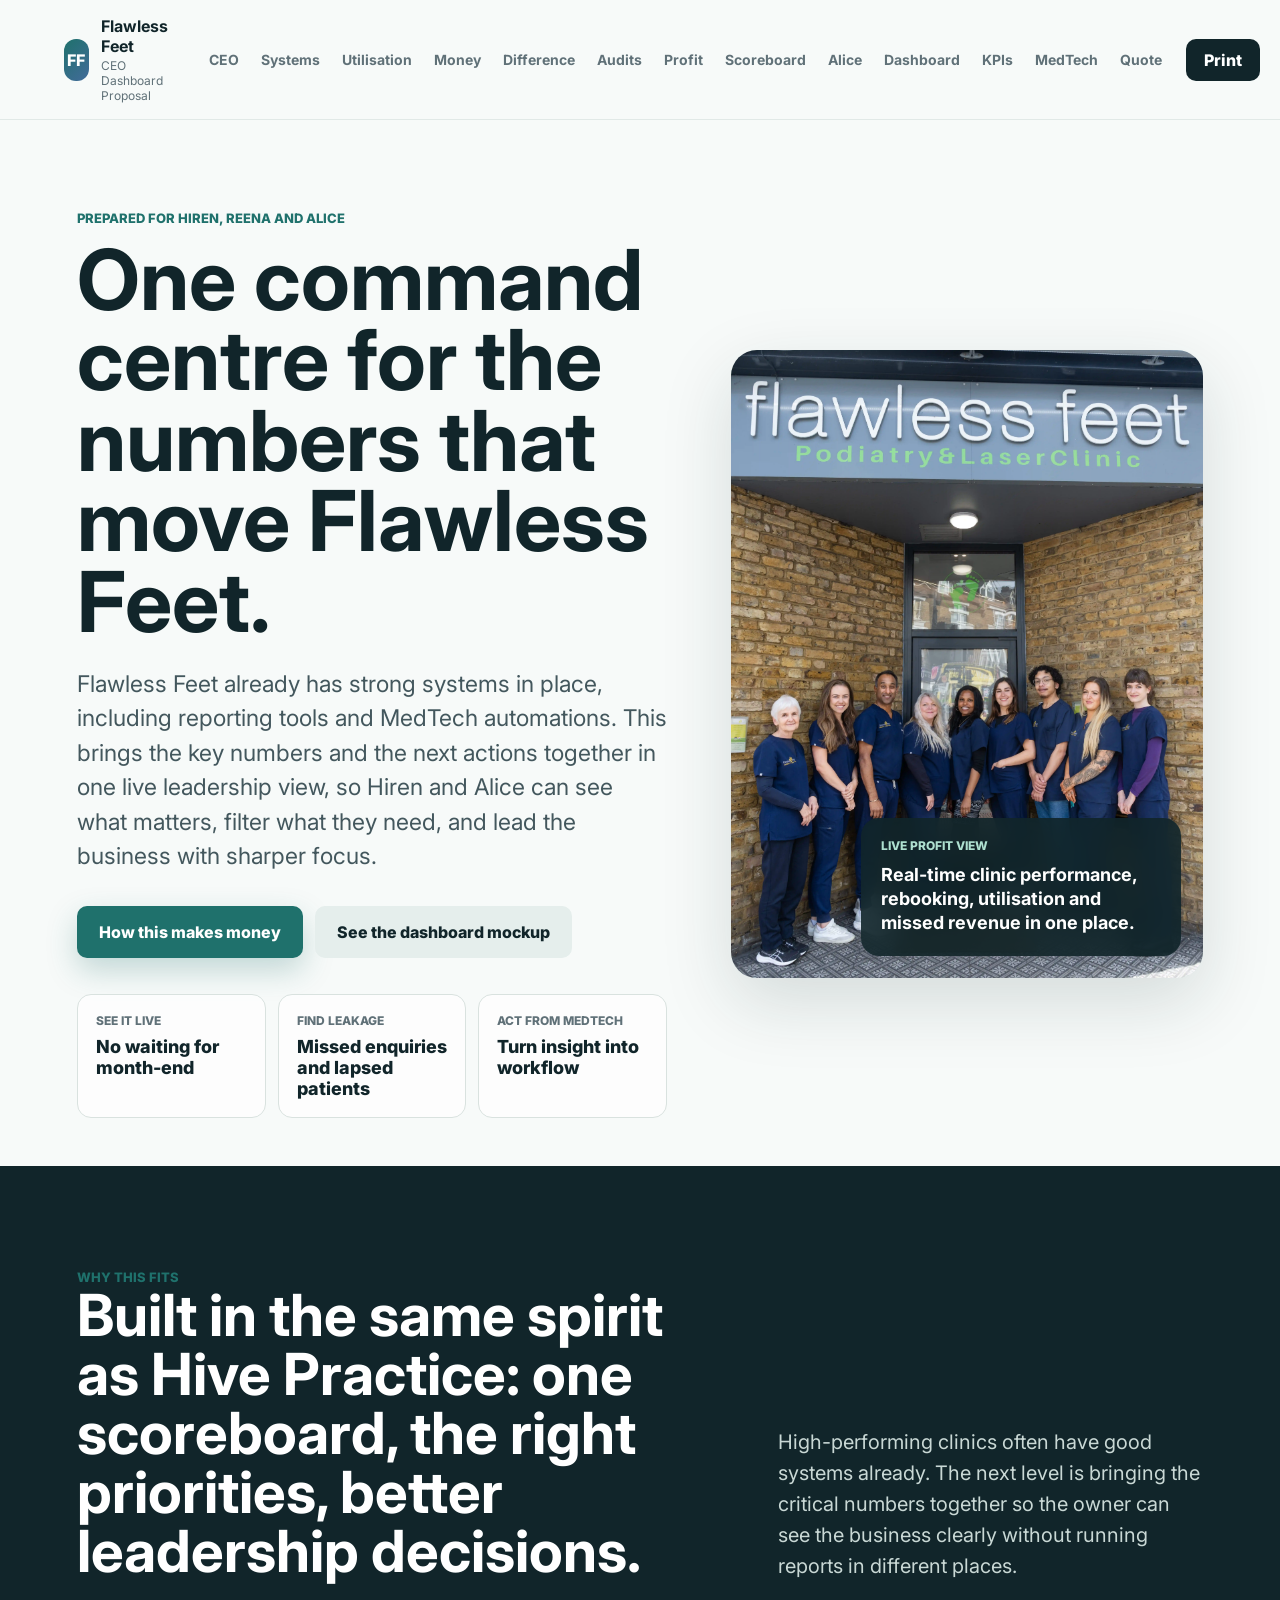
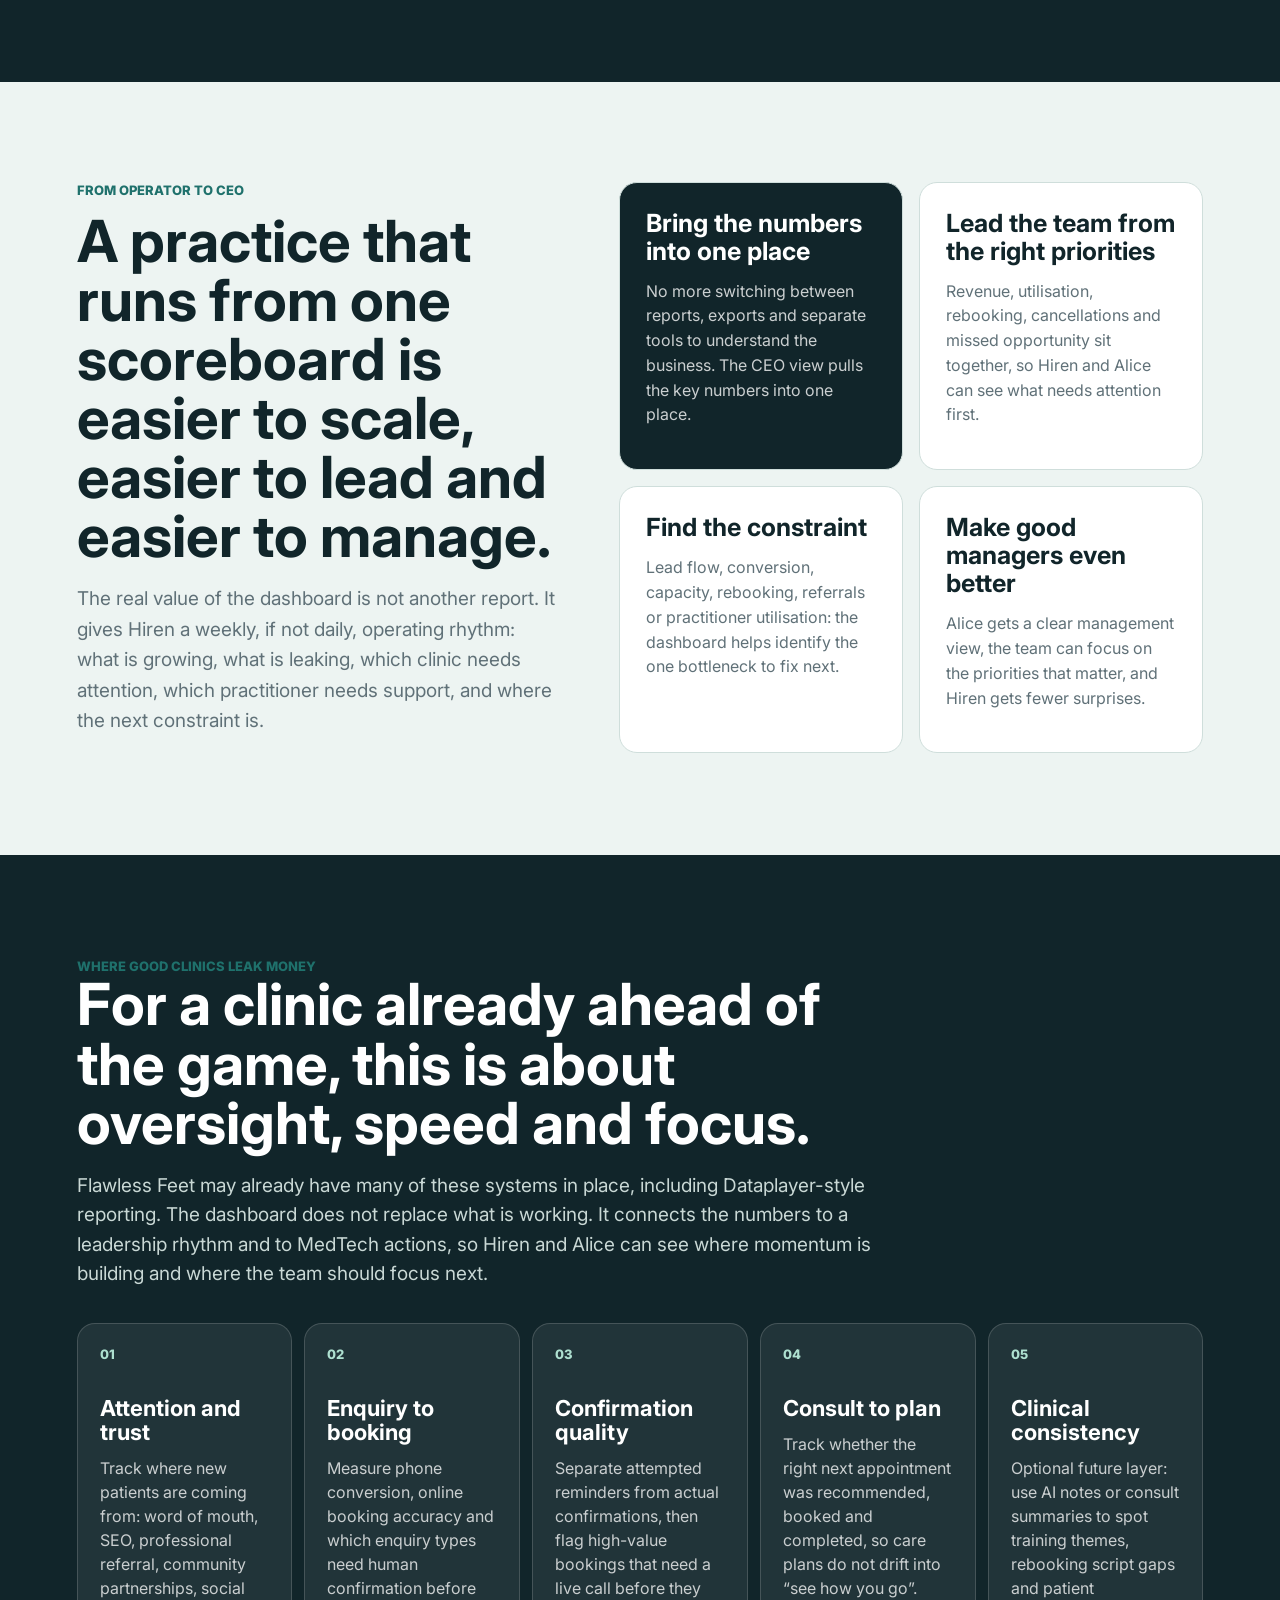
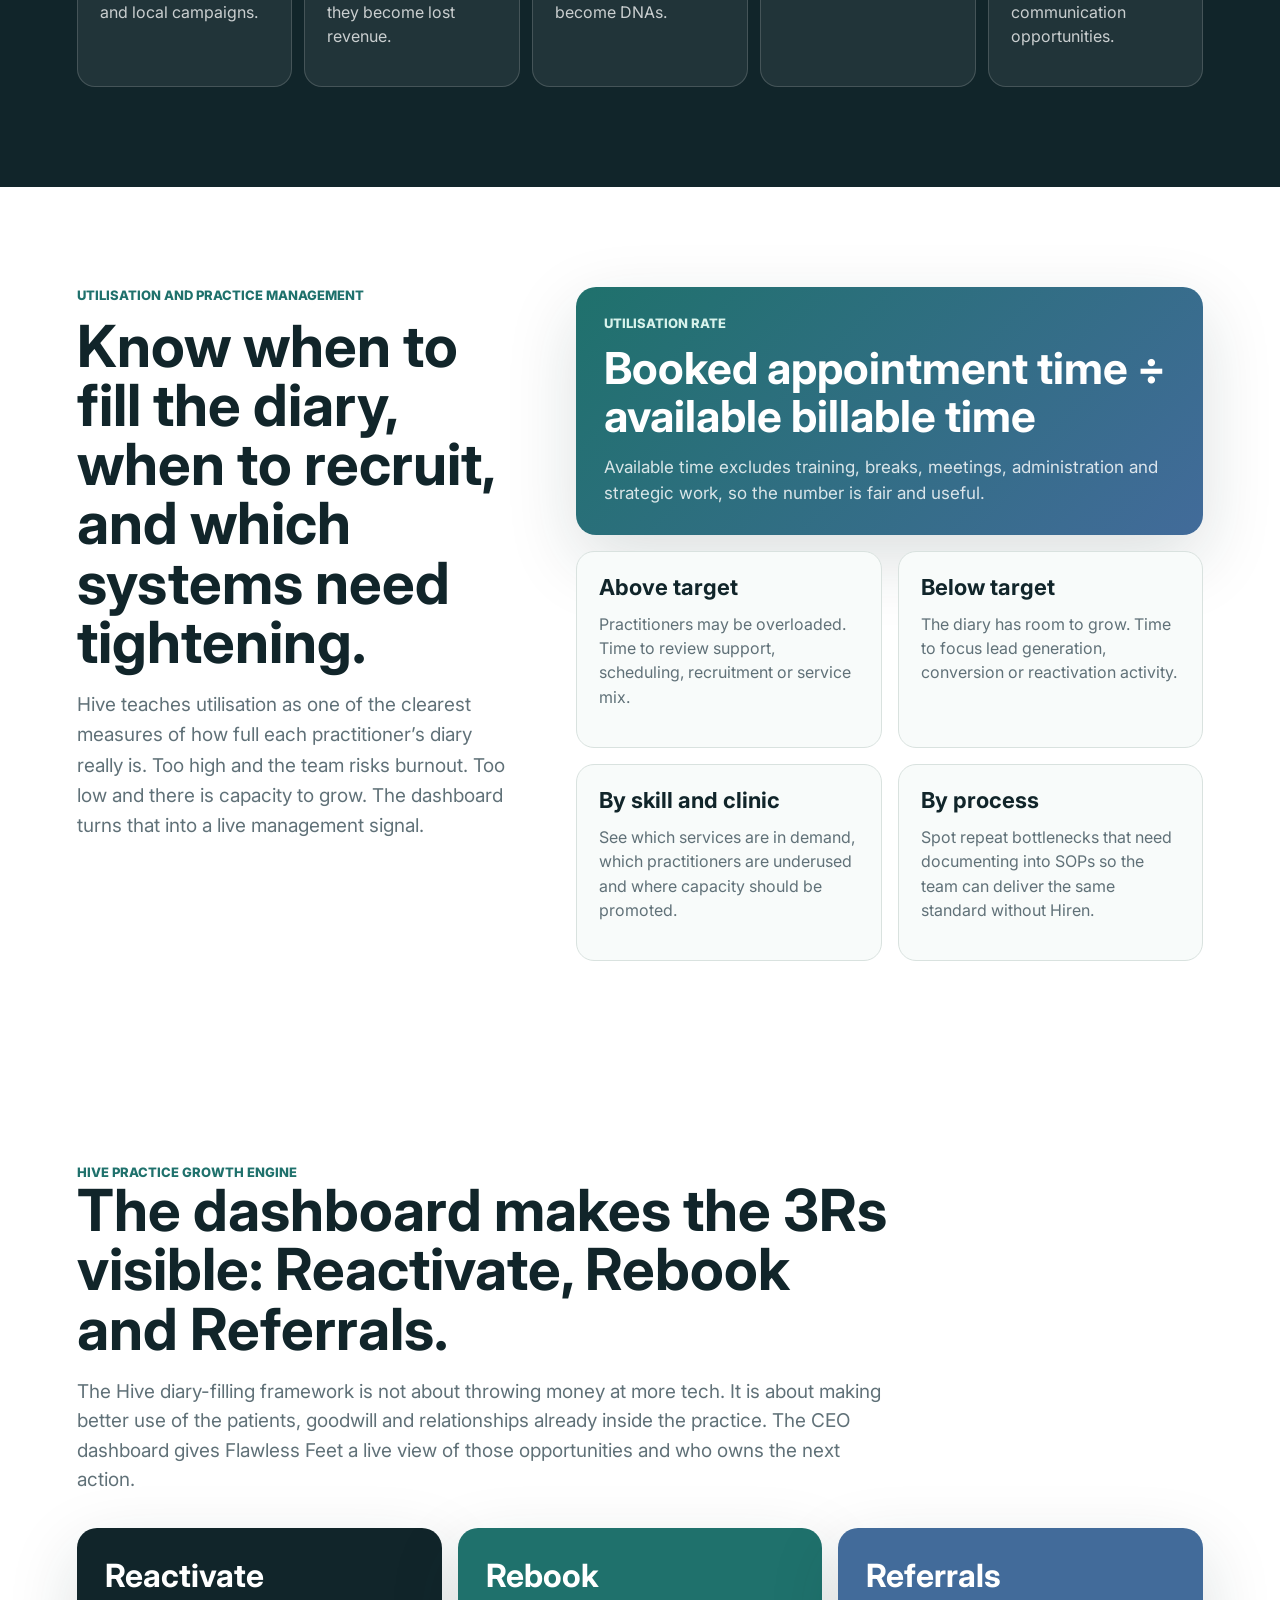
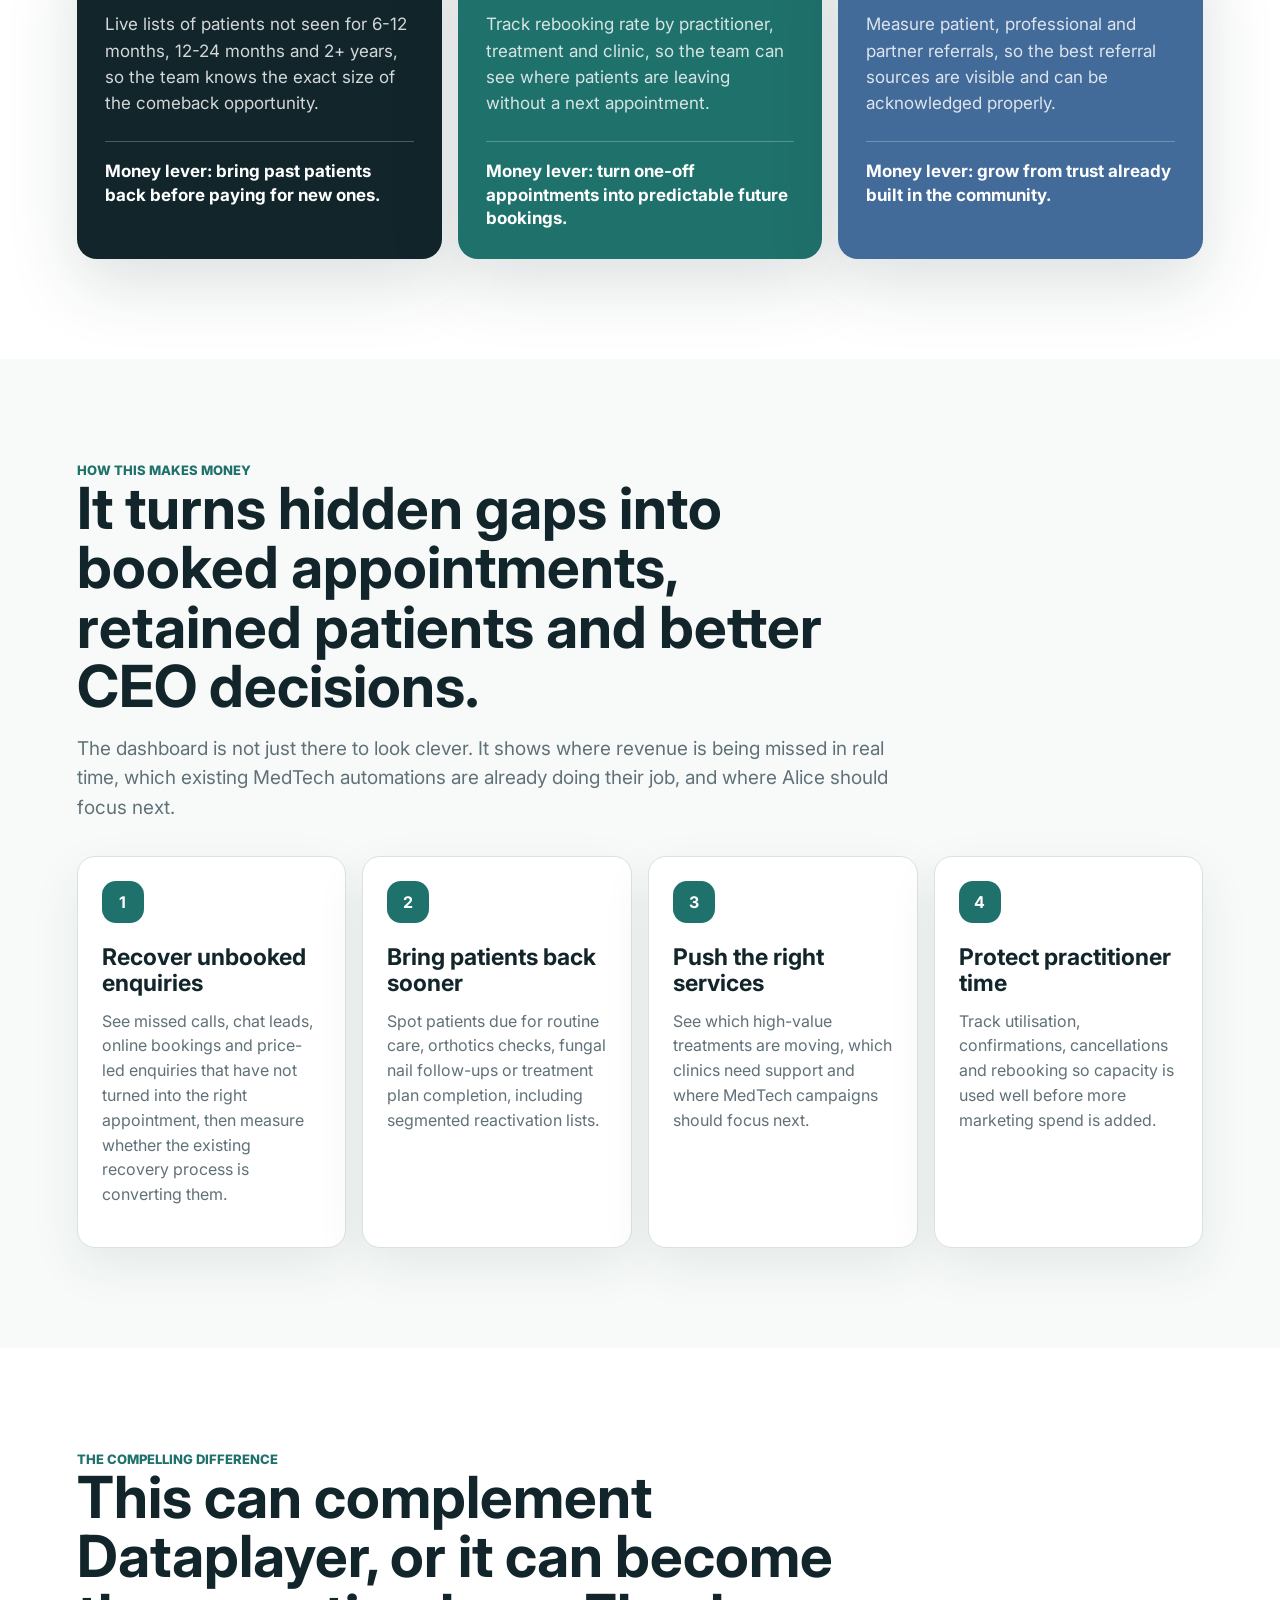
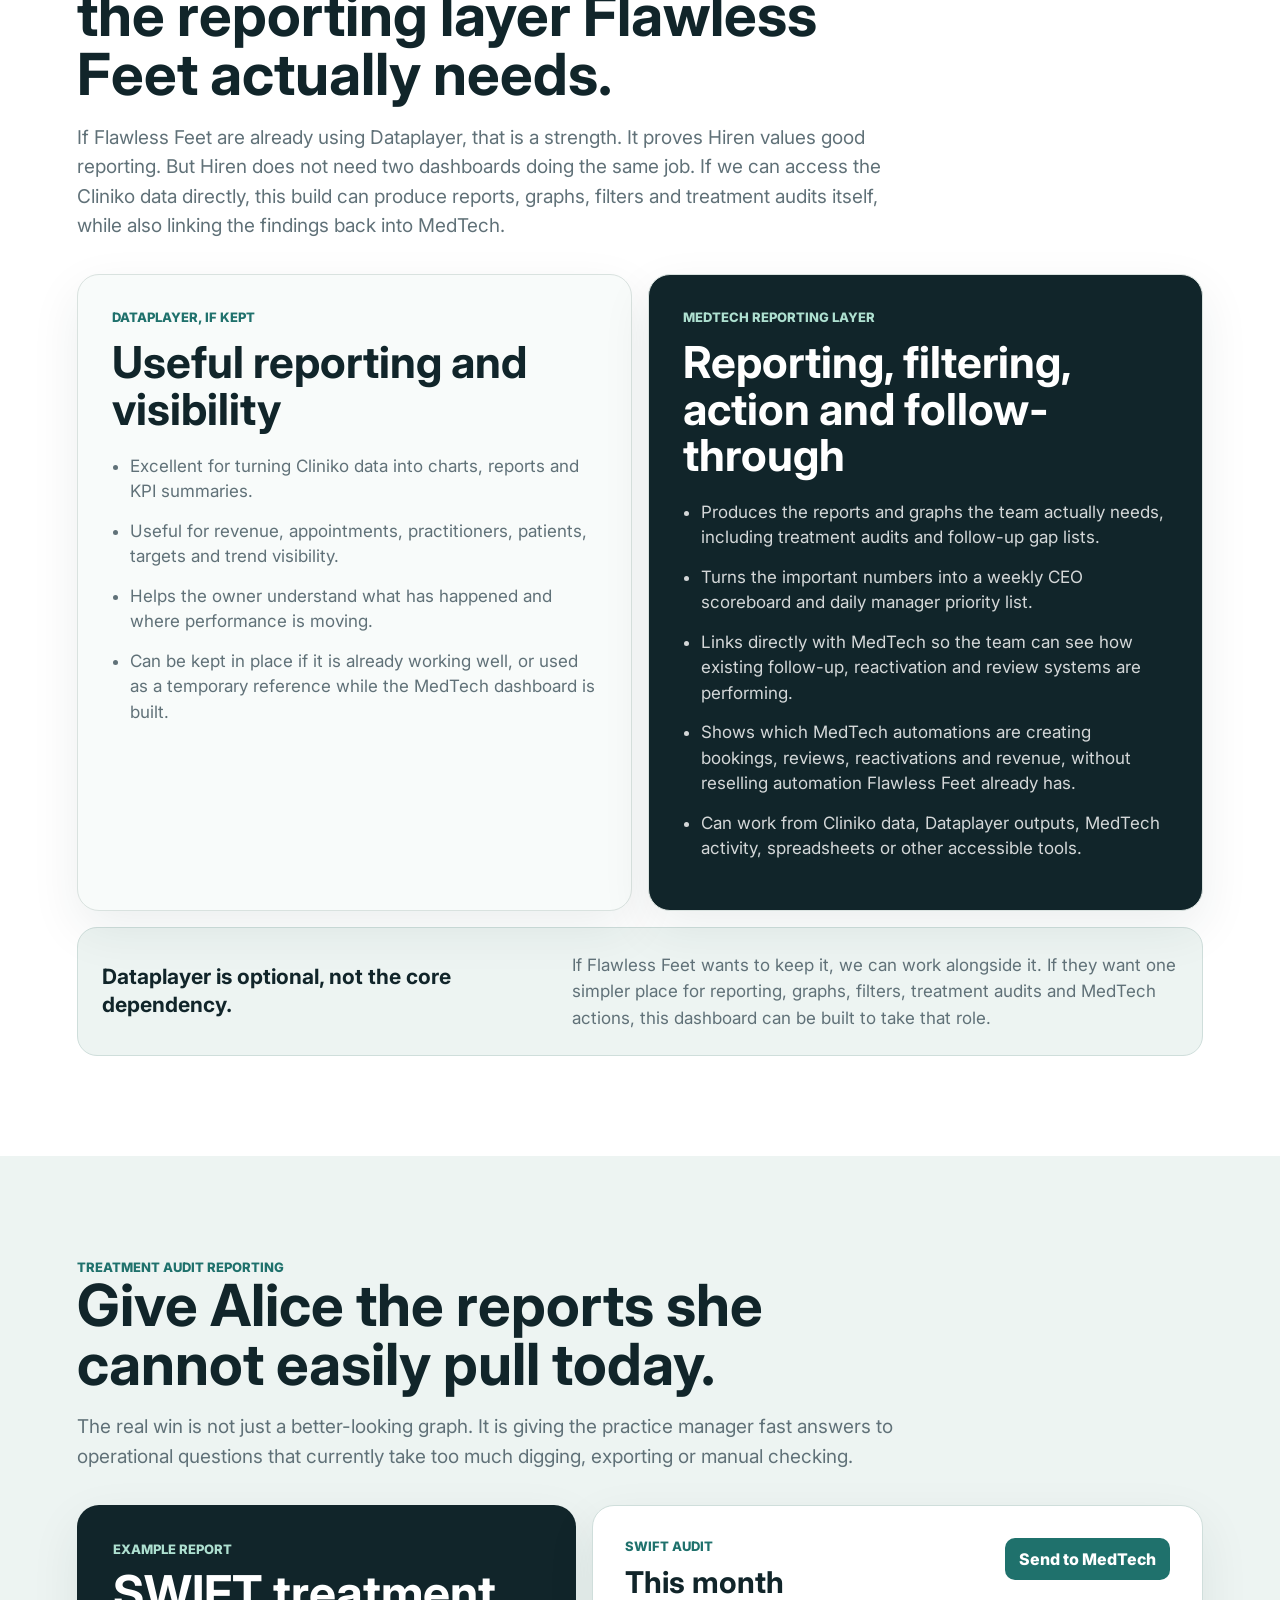
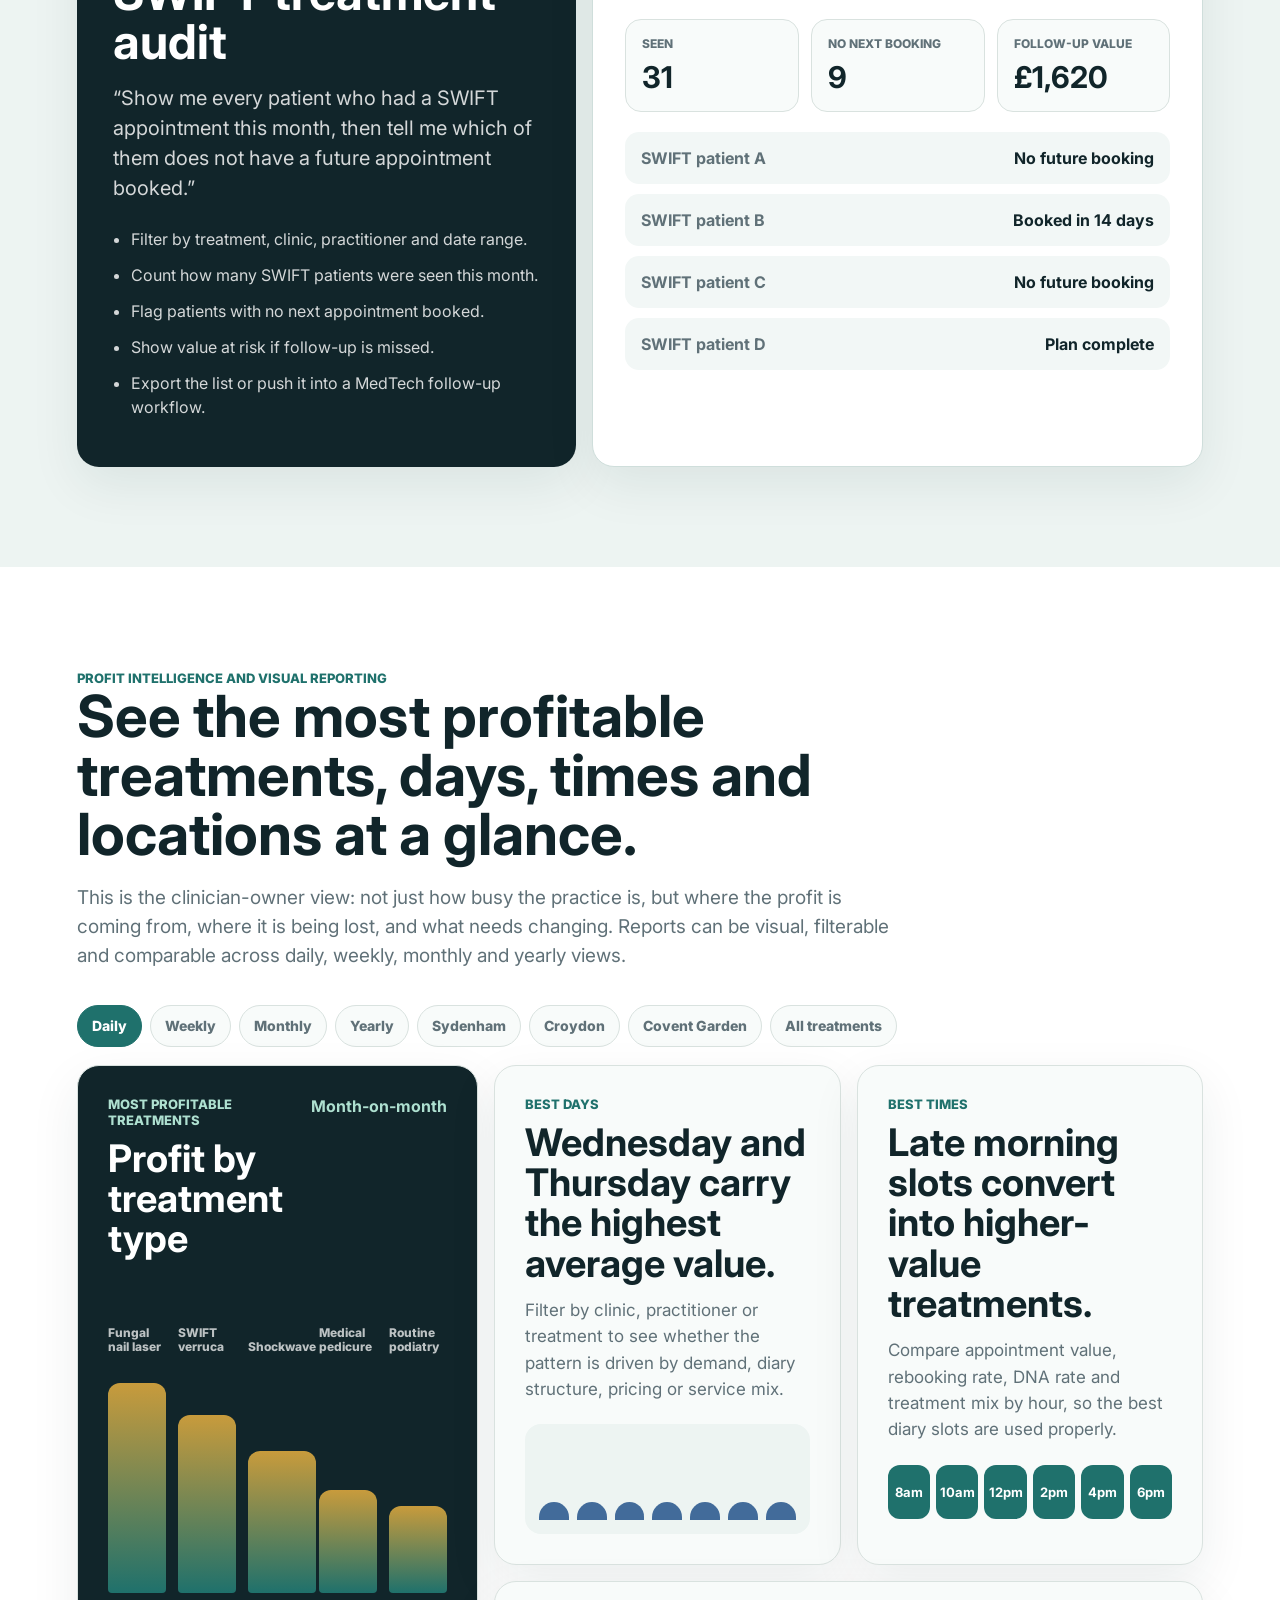
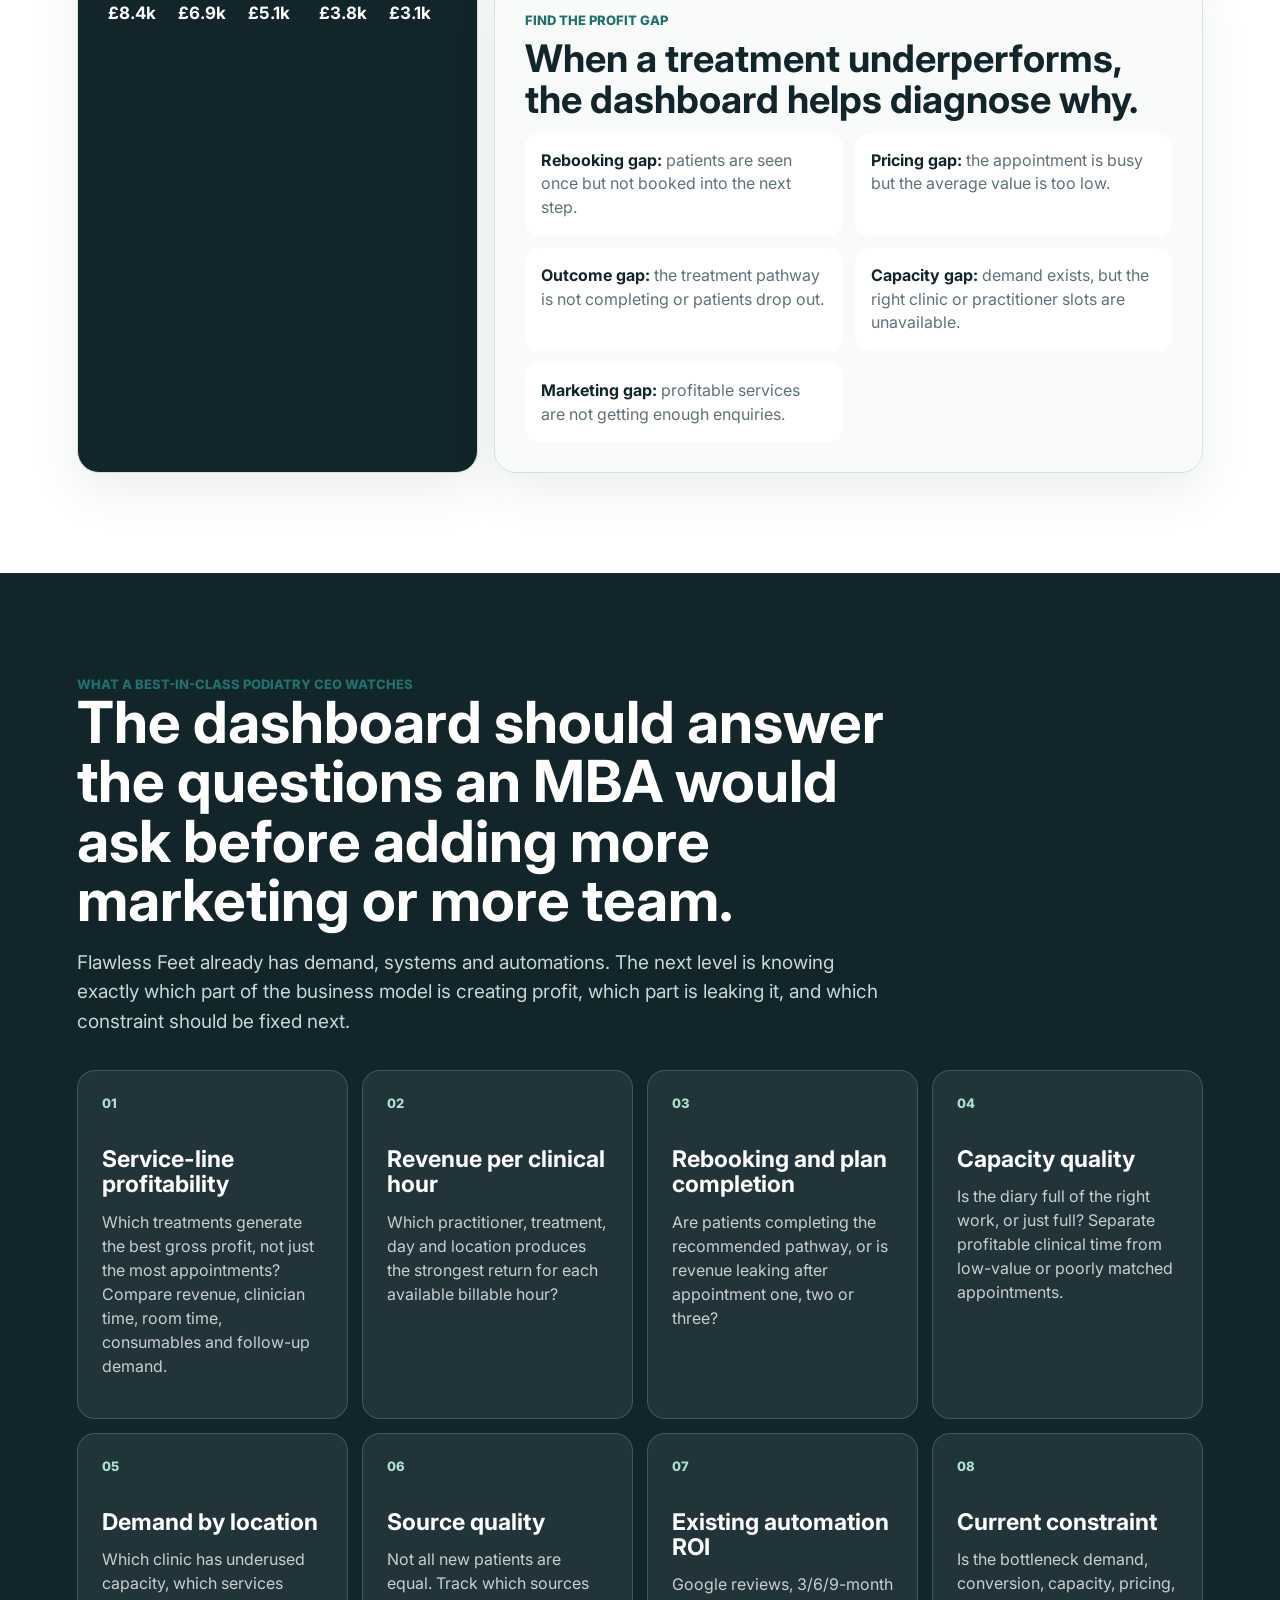
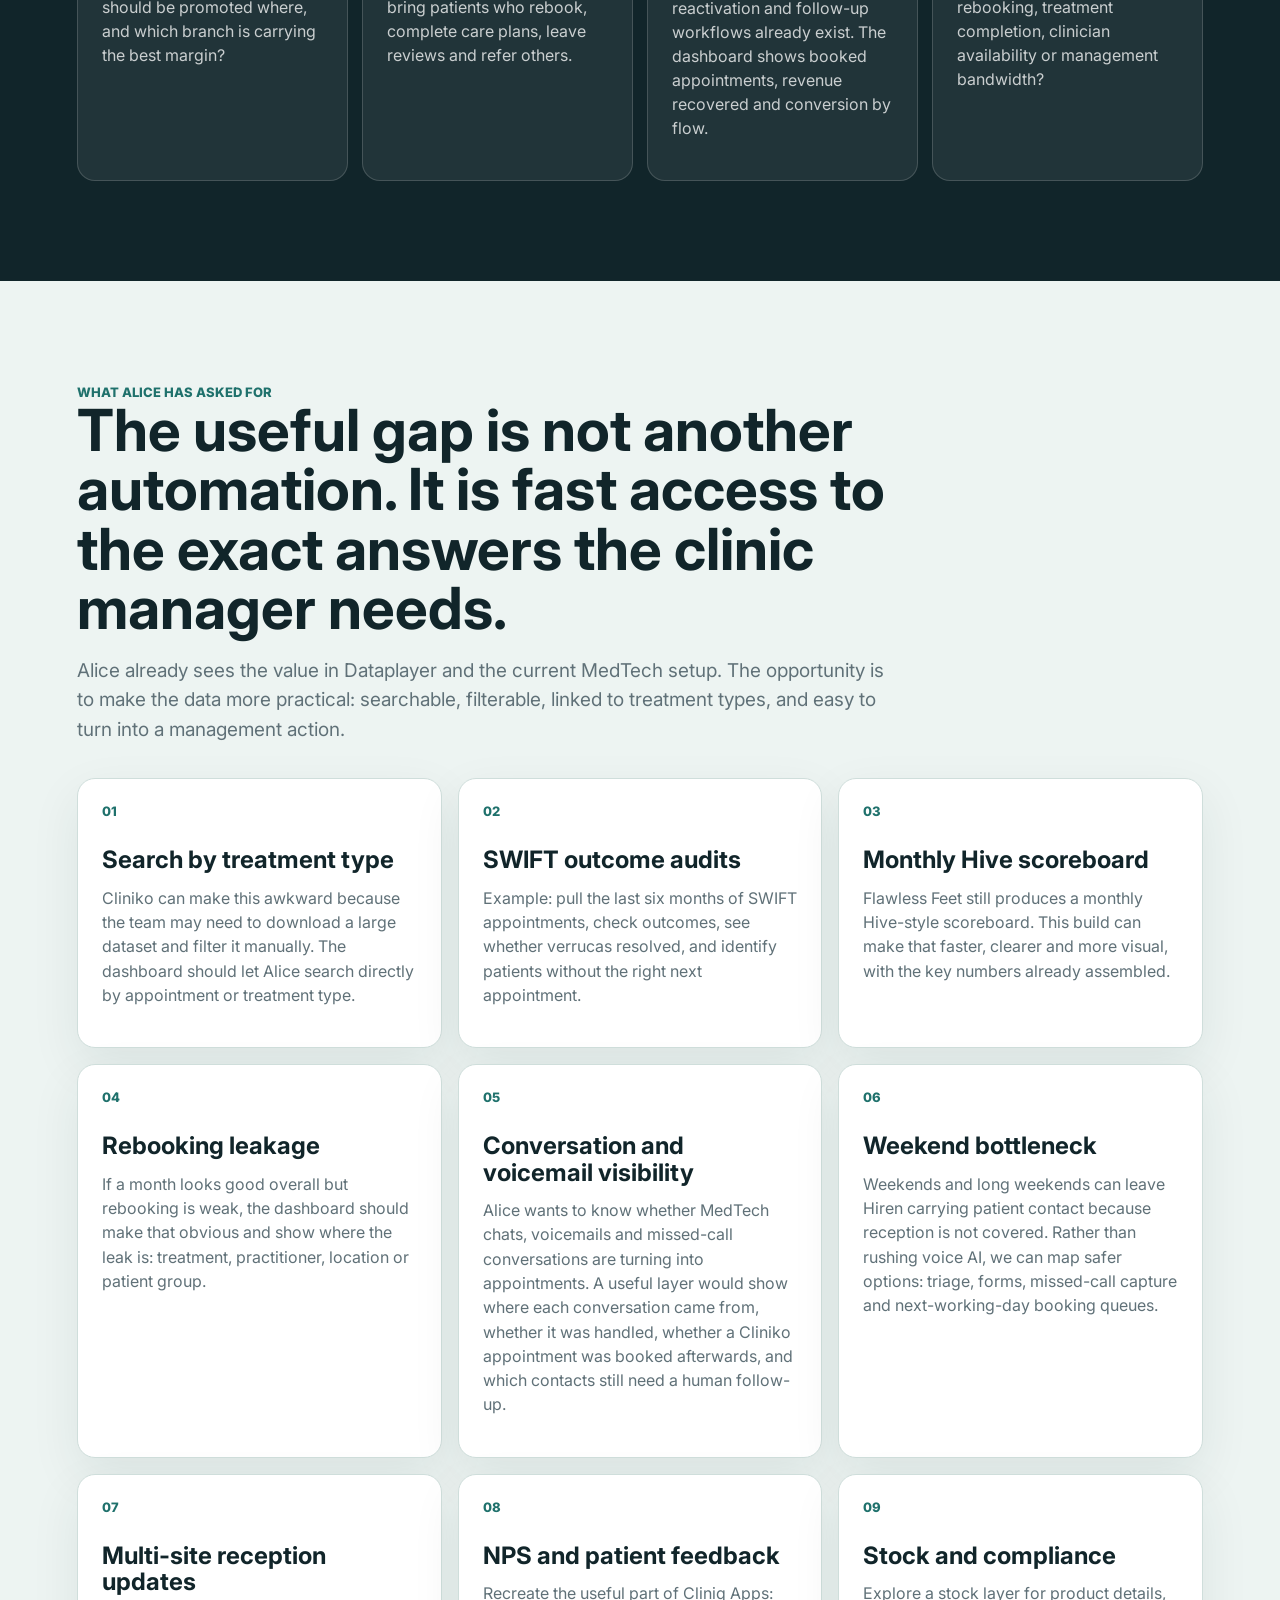
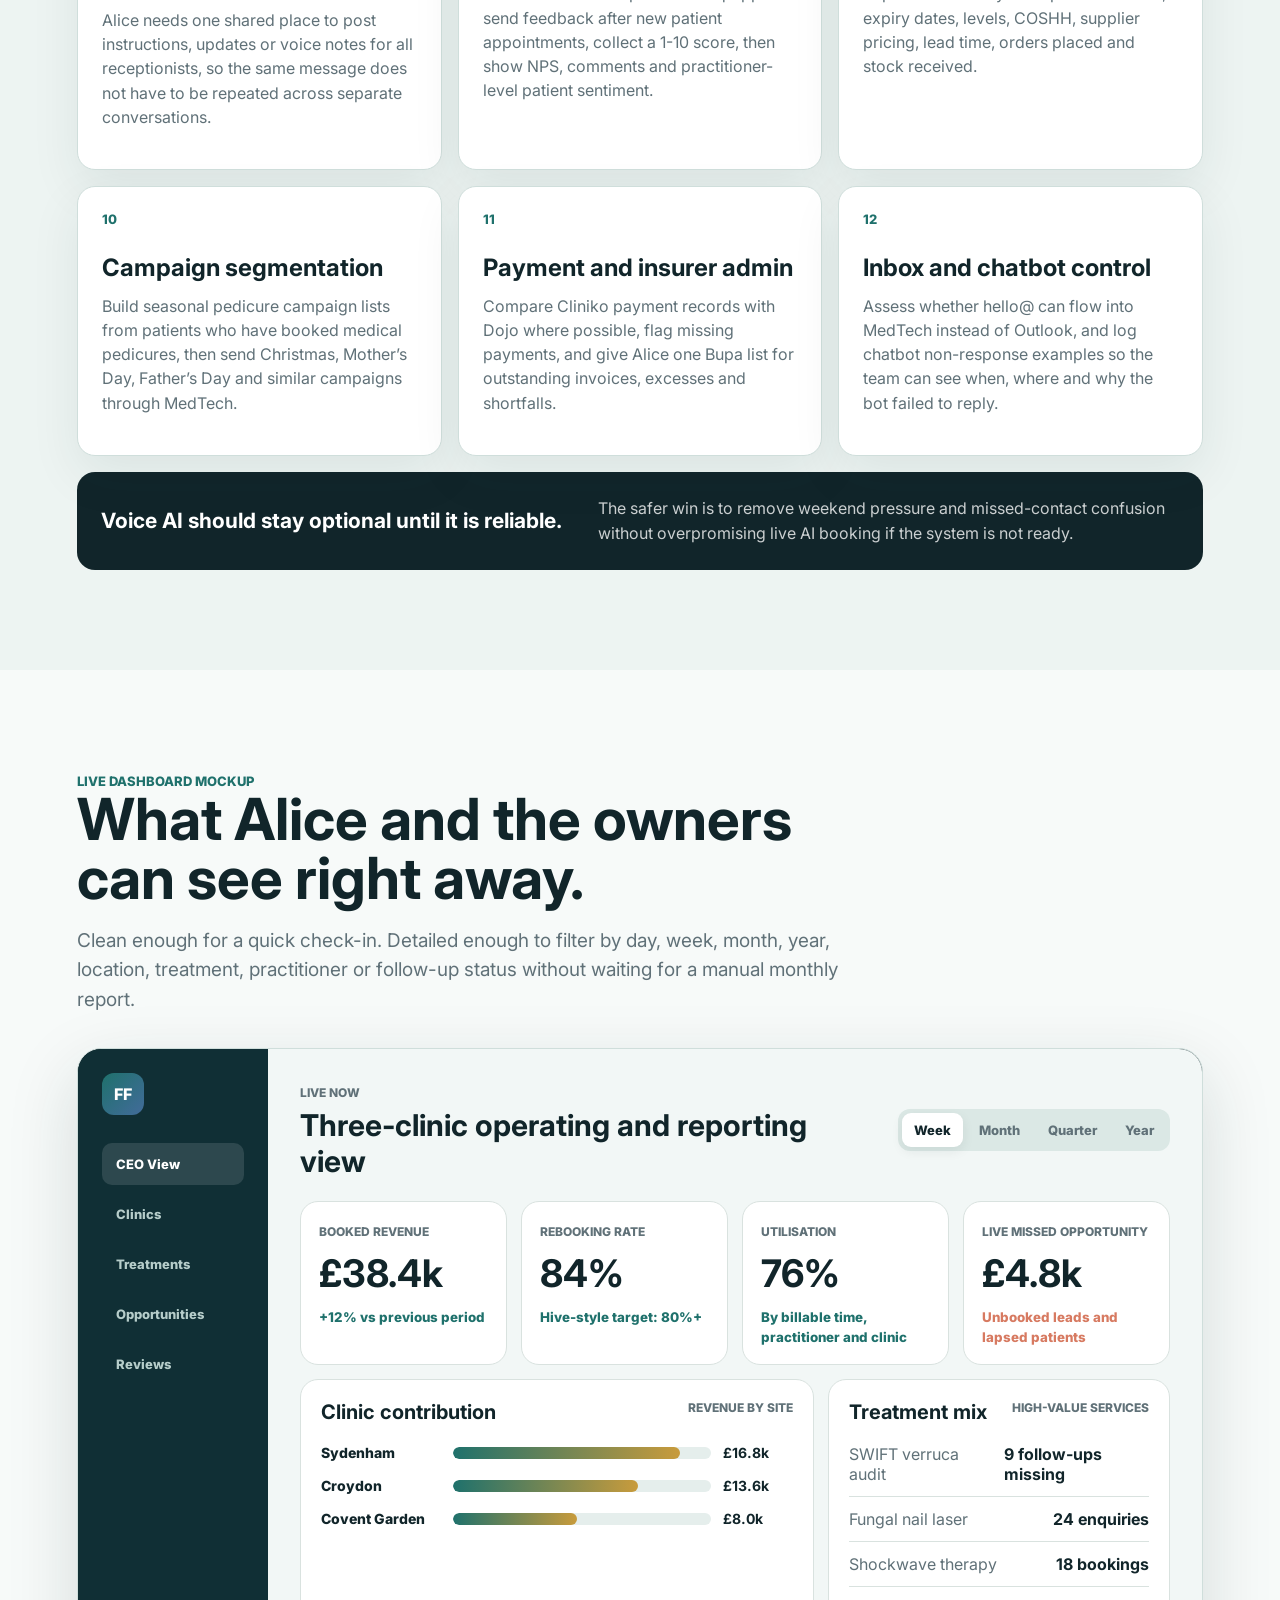
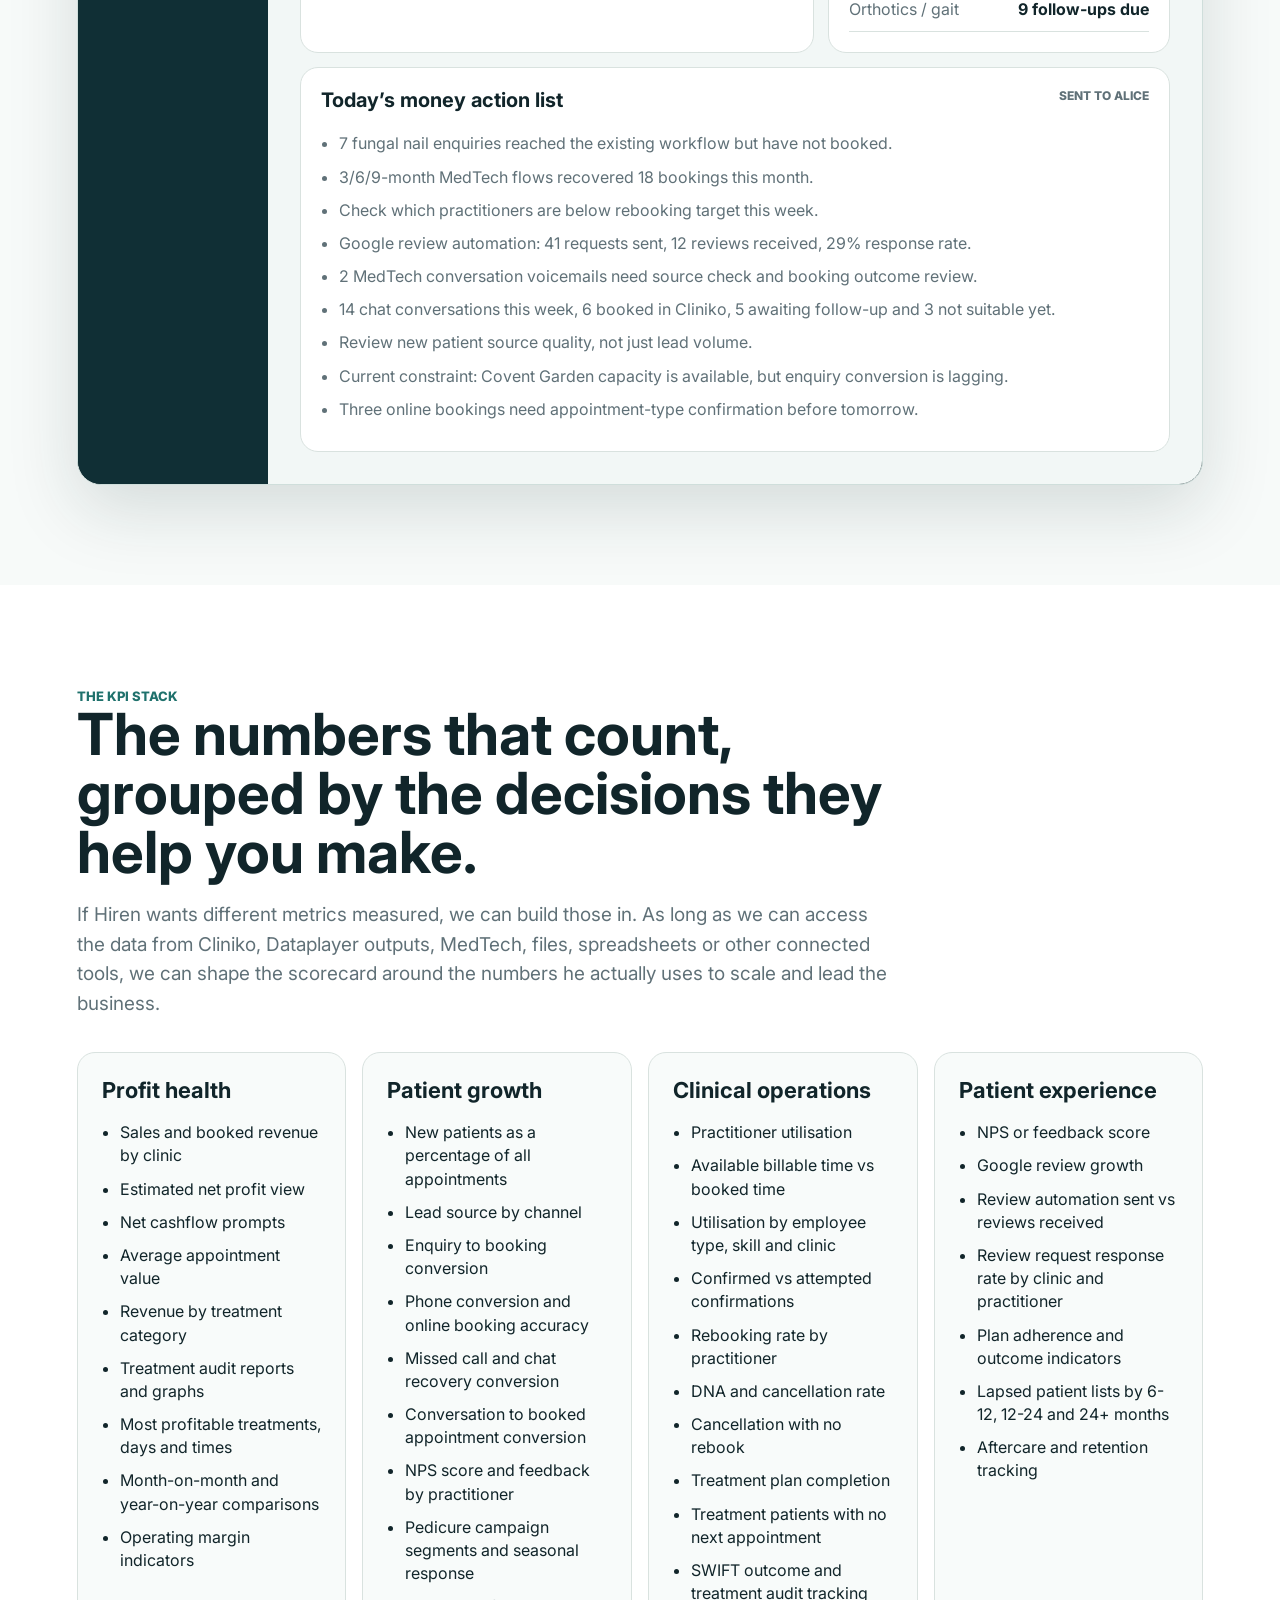
<file: index.html>
<!doctype html>
<html lang="en">
  <head>
    <meta charset="utf-8" />
    <meta name="viewport" content="width=device-width, initial-scale=1" />
    <title>Flawless Feet CEO Dashboard Proposal</title>
    <meta
      name="description"
      content="A proposal for a Flawless Feet CEO dashboard powered by Cliniko and MedTech."
    />
    <link rel="preconnect" href="https://fonts.googleapis.com" />
    <link rel="preconnect" href="https://fonts.gstatic.com" crossorigin />
    <link
      href="https://fonts.googleapis.com/css2?family=Inter:wght@400;500;600;700;800&display=swap"
      rel="stylesheet"
    />
    <link rel="stylesheet" href="style.css?v=20260507-dataplayer" />
  </head>
  <body>
    <header class="site-header">
      <a class="brand" href="#top" aria-label="Flawless Feet CEO Dashboard">
        <span class="brand-mark">FF</span>
        <span>
          <strong>Flawless Feet</strong>
          <small>CEO Dashboard Proposal</small>
        </span>
      </a>
      <nav aria-label="Proposal navigation">
        <a href="#ceo">CEO</a>
        <a href="#systems">Systems</a>
        <a href="#utilisation">Utilisation</a>
        <a href="#money">Money</a>
        <a href="#difference">Difference</a>
        <a href="#audits">Audits</a>
        <a href="#profit-intelligence">Profit</a>
        <a href="#operator-scoreboard">Scoreboard</a>
        <a href="#alice">Alice</a>
        <a href="#dashboard">Dashboard</a>
        <a href="#kpis">KPIs</a>
        <a href="#medtech">MedTech</a>
        <a href="#quote">Quote</a>
      </nav>
      <button class="print-button" type="button" onclick="window.print()">Print</button>
    </header>

    <main id="top">
      <section class="hero">
        <div class="hero-copy">
          <p class="client-line">Prepared for Hiren, Reena and Alice</p>
          <h1>One command centre for the numbers that move Flawless Feet.</h1>
          <p class="hero-text">
            Flawless Feet already has strong systems in place, including reporting tools and MedTech automations. This brings the key numbers and the next actions together in one live leadership view, so Hiren and Alice can see what matters, filter what they need, and lead the business with sharper focus.
          </p>
          <div class="hero-actions">
            <a class="primary-action" href="#money">How this makes money</a>
            <a class="secondary-action" href="#dashboard">See the dashboard mockup</a>
          </div>
          <dl class="hero-facts" aria-label="Key proposal facts">
            <div>
              <dt>See it live</dt>
              <dd>No waiting for month-end</dd>
            </div>
            <div>
              <dt>Find leakage</dt>
              <dd>Missed enquiries and lapsed patients</dd>
            </div>
            <div>
              <dt>Act from MedTech</dt>
              <dd>Turn insight into workflow</dd>
            </div>
          </dl>
        </div>
        <div class="hero-media" aria-label="Flawless Feet clinic image and dashboard preview">
          <img src="assets/team.webp" alt="Flawless Feet clinic team" />
          <div class="floating-summary">
            <span>Live profit view</span>
            <strong>Real-time clinic performance, rebooking, utilisation and missed revenue in one place.</strong>
          </div>
        </div>
      </section>

      <section class="insight-band">
        <div>
          <span>Why this fits</span>
          <h2>Built in the same spirit as Hive Practice: one scoreboard, the right priorities, better leadership decisions.</h2>
        </div>
        <p>
          High-performing clinics often have good systems already. The next level is bringing the critical numbers together so the owner can see the business clearly without running reports in different places.
        </p>
      </section>

      <section id="ceo" class="ceo-section">
        <div class="ceo-copy">
          <span>From operator to CEO</span>
          <h2>A practice that runs from one scoreboard is easier to scale, easier to lead and easier to manage.</h2>
          <p>
            The real value of the dashboard is not another report. It gives Hiren a weekly, if not daily, operating rhythm: what is growing, what is leaking, which clinic needs attention, which practitioner needs support, and where the next constraint is.
          </p>
        </div>
        <div class="ceo-grid">
          <article>
            <h3>Bring the numbers into one place</h3>
            <p>No more switching between reports, exports and separate tools to understand the business. The CEO view pulls the key numbers into one place.</p>
          </article>
          <article>
            <h3>Lead the team from the right priorities</h3>
            <p>Revenue, utilisation, rebooking, cancellations and missed opportunity sit together, so Hiren and Alice can see what needs attention first.</p>
          </article>
          <article>
            <h3>Find the constraint</h3>
            <p>Lead flow, conversion, capacity, rebooking, referrals or practitioner utilisation: the dashboard helps identify the one bottleneck to fix next.</p>
          </article>
          <article>
            <h3>Make good managers even better</h3>
            <p>Alice gets a clear management view, the team can focus on the priorities that matter, and Hiren gets fewer surprises.</p>
          </article>
        </div>
      </section>

      <section id="systems" class="systems-section">
        <div class="section-heading">
          <span>Where good clinics leak money</span>
          <h2>For a clinic already ahead of the game, this is about oversight, speed and focus.</h2>
          <p>
            Flawless Feet may already have many of these systems in place, including Dataplayer-style reporting. The dashboard does not replace what is working. It connects the numbers to a leadership rhythm and to MedTech actions, so Hiren and Alice can see where momentum is building and where the team should focus next.
          </p>
        </div>
        <div class="systems-flow">
          <article>
            <span>01</span>
            <h3>Attention and trust</h3>
            <p>Track where new patients are coming from: word of mouth, SEO, professional referral, community partnerships, social and local campaigns.</p>
          </article>
          <article>
            <span>02</span>
            <h3>Enquiry to booking</h3>
            <p>Measure phone conversion, online booking accuracy and which enquiry types need human confirmation before they become lost revenue.</p>
          </article>
          <article>
            <span>03</span>
            <h3>Confirmation quality</h3>
            <p>Separate attempted reminders from actual confirmations, then flag high-value bookings that need a live call before they become DNAs.</p>
          </article>
          <article>
            <span>04</span>
            <h3>Consult to plan</h3>
            <p>Track whether the right next appointment was recommended, booked and completed, so care plans do not drift into “see how you go”.</p>
          </article>
          <article>
            <span>05</span>
            <h3>Clinical consistency</h3>
            <p>Optional future layer: use AI notes or consult summaries to spot training themes, rebooking script gaps and patient communication opportunities.</p>
          </article>
        </div>
      </section>

      <section id="utilisation" class="utilisation-section">
        <div class="utilisation-copy">
          <span>Utilisation and practice management</span>
          <h2>Know when to fill the diary, when to recruit, and which systems need tightening.</h2>
          <p>
            Hive teaches utilisation as one of the clearest measures of how full each practitioner’s diary really is. Too high and the team risks burnout. Too low and there is capacity to grow. The dashboard turns that into a live management signal.
          </p>
        </div>
        <div class="utilisation-panel">
          <div class="formula-card">
            <span>Utilisation rate</span>
            <strong>Booked appointment time ÷ available billable time</strong>
            <p>Available time excludes training, breaks, meetings, administration and strategic work, so the number is fair and useful.</p>
          </div>
          <div class="signal-grid">
            <article>
              <h3>Above target</h3>
              <p>Practitioners may be overloaded. Time to review support, scheduling, recruitment or service mix.</p>
            </article>
            <article>
              <h3>Below target</h3>
              <p>The diary has room to grow. Time to focus lead generation, conversion or reactivation activity.</p>
            </article>
            <article>
              <h3>By skill and clinic</h3>
              <p>See which services are in demand, which practitioners are underused and where capacity should be promoted.</p>
            </article>
            <article>
              <h3>By process</h3>
              <p>Spot repeat bottlenecks that need documenting into SOPs so the team can deliver the same standard without Hiren.</p>
            </article>
          </div>
        </div>
      </section>

      <section class="three-r-section">
        <div class="section-heading">
          <span>Hive Practice growth engine</span>
          <h2>The dashboard makes the 3Rs visible: Reactivate, Rebook and Referrals.</h2>
          <p>
            The Hive diary-filling framework is not about throwing money at more tech. It is about making better use of the patients, goodwill and relationships already inside the practice. The CEO dashboard gives Flawless Feet a live view of those opportunities and who owns the next action.
          </p>
        </div>
        <div class="three-r-grid">
          <article>
          <h3>Reactivate</h3>
            <p>Live lists of patients not seen for 6-12 months, 12-24 months and 2+ years, so the team knows the exact size of the comeback opportunity.</p>
            <strong>Money lever: bring past patients back before paying for new ones.</strong>
          </article>
          <article>
            <h3>Rebook</h3>
            <p>Track rebooking rate by practitioner, treatment and clinic, so the team can see where patients are leaving without a next appointment.</p>
            <strong>Money lever: turn one-off appointments into predictable future bookings.</strong>
          </article>
          <article>
            <h3>Referrals</h3>
            <p>Measure patient, professional and partner referrals, so the best referral sources are visible and can be acknowledged properly.</p>
            <strong>Money lever: grow from trust already built in the community.</strong>
          </article>
        </div>
      </section>

      <section id="money" class="money-section">
        <div class="section-heading">
          <span>How this makes money</span>
          <h2>It turns hidden gaps into booked appointments, retained patients and better CEO decisions.</h2>
          <p>
            The dashboard is not just there to look clever. It shows where revenue is being missed in real time, which existing MedTech automations are already doing their job, and where Alice should focus next.
          </p>
        </div>
        <div class="money-grid">
          <article>
            <strong>1</strong>
            <h3>Recover unbooked enquiries</h3>
            <p>See missed calls, chat leads, online bookings and price-led enquiries that have not turned into the right appointment, then measure whether the existing recovery process is converting them.</p>
          </article>
          <article>
            <strong>2</strong>
            <h3>Bring patients back sooner</h3>
            <p>Spot patients due for routine care, orthotics checks, fungal nail follow-ups or treatment plan completion, including segmented reactivation lists.</p>
          </article>
          <article>
            <strong>3</strong>
            <h3>Push the right services</h3>
            <p>See which high-value treatments are moving, which clinics need support and where MedTech campaigns should focus next.</p>
          </article>
          <article>
            <strong>4</strong>
            <h3>Protect practitioner time</h3>
            <p>Track utilisation, confirmations, cancellations and rebooking so capacity is used well before more marketing spend is added.</p>
          </article>
        </div>
      </section>

      <section id="difference" class="difference-section">
        <div class="section-heading">
          <span>The compelling difference</span>
          <h2>This can complement Dataplayer, or it can become the reporting layer Flawless Feet actually needs.</h2>
          <p>
            If Flawless Feet are already using Dataplayer, that is a strength. It proves Hiren values good reporting. But Hiren does not need two dashboards doing the same job. If we can access the Cliniko data directly, this build can produce reports, graphs, filters and treatment audits itself, while also linking the findings back into MedTech.
          </p>
        </div>
        <div class="difference-grid">
          <article class="comparison-card">
            <span>Dataplayer, if kept</span>
            <h3>Useful reporting and visibility</h3>
            <ul>
              <li>Excellent for turning Cliniko data into charts, reports and KPI summaries.</li>
              <li>Useful for revenue, appointments, practitioners, patients, targets and trend visibility.</li>
              <li>Helps the owner understand what has happened and where performance is moving.</li>
              <li>Can be kept in place if it is already working well, or used as a temporary reference while the MedTech dashboard is built.</li>
            </ul>
          </article>
          <article class="comparison-card featured">
            <span>MedTech reporting layer</span>
            <h3>Reporting, filtering, action and follow-through</h3>
            <ul>
              <li>Produces the reports and graphs the team actually needs, including treatment audits and follow-up gap lists.</li>
              <li>Turns the important numbers into a weekly CEO scoreboard and daily manager priority list.</li>
              <li>Links directly with MedTech so the team can see how existing follow-up, reactivation and review systems are performing.</li>
              <li>Shows which MedTech automations are creating bookings, reviews, reactivations and revenue, without reselling automation Flawless Feet already has.</li>
              <li>Can work from Cliniko data, Dataplayer outputs, MedTech activity, spreadsheets or other accessible tools.</li>
            </ul>
          </article>
        </div>
        <div class="difference-note">
          <strong>Dataplayer is optional, not the core dependency.</strong>
          <span>If Flawless Feet wants to keep it, we can work alongside it. If they want one simpler place for reporting, graphs, filters, treatment audits and MedTech actions, this dashboard can be built to take that role.</span>
        </div>
      </section>

      <section id="audits" class="audit-section">
        <div class="section-heading">
          <span>Treatment audit reporting</span>
          <h2>Give Alice the reports she cannot easily pull today.</h2>
          <p>
            The real win is not just a better-looking graph. It is giving the practice manager fast answers to operational questions that currently take too much digging, exporting or manual checking.
          </p>
        </div>
        <div class="audit-layout">
          <article class="audit-example">
            <span>Example report</span>
            <h3>SWIFT treatment audit</h3>
            <p>
              “Show me every patient who had a SWIFT appointment this month, then tell me which of them does not have a future appointment booked.”
            </p>
            <ul>
              <li>Filter by treatment, clinic, practitioner and date range.</li>
              <li>Count how many SWIFT patients were seen this month.</li>
              <li>Flag patients with no next appointment booked.</li>
              <li>Show value at risk if follow-up is missed.</li>
              <li>Export the list or push it into a MedTech follow-up workflow.</li>
            </ul>
          </article>
          <article class="audit-table-card">
            <div class="audit-table-header">
              <div>
                <span>SWIFT audit</span>
                <strong>This month</strong>
              </div>
              <button type="button">Send to MedTech</button>
            </div>
            <div class="audit-stats">
              <div><span>Seen</span><strong>31</strong></div>
              <div><span>No next booking</span><strong>9</strong></div>
              <div><span>Follow-up value</span><strong>£1,620</strong></div>
            </div>
            <div class="audit-rows">
              <div><span>SWIFT patient A</span><strong>No future booking</strong></div>
              <div><span>SWIFT patient B</span><strong>Booked in 14 days</strong></div>
              <div><span>SWIFT patient C</span><strong>No future booking</strong></div>
              <div><span>SWIFT patient D</span><strong>Plan complete</strong></div>
            </div>
          </article>
        </div>
      </section>

      <section id="profit-intelligence" class="profit-intelligence-section">
        <div class="section-heading">
          <span>Profit intelligence and visual reporting</span>
          <h2>See the most profitable treatments, days, times and locations at a glance.</h2>
          <p>
            This is the clinician-owner view: not just how busy the practice is, but where the profit is coming from, where it is being lost, and what needs changing. Reports can be visual, filterable and comparable across daily, weekly, monthly and yearly views.
          </p>
        </div>
        <div class="report-filter-bar" aria-label="Example dashboard filters">
          <button class="active" type="button">Daily</button>
          <button type="button">Weekly</button>
          <button type="button">Monthly</button>
          <button type="button">Yearly</button>
          <button type="button">Sydenham</button>
          <button type="button">Croydon</button>
          <button type="button">Covent Garden</button>
          <button type="button">All treatments</button>
        </div>
        <div class="profit-report-grid">
          <article class="profit-chart-card">
            <div class="chart-heading">
              <div>
                <span>Most profitable treatments</span>
                <h3>Profit by treatment type</h3>
              </div>
              <strong>Month-on-month</strong>
            </div>
            <div class="profit-bars">
              <div><span>Fungal nail laser</span><i style="height: 92%"></i><strong>£8.4k</strong></div>
              <div><span>SWIFT verruca</span><i style="height: 78%"></i><strong>£6.9k</strong></div>
              <div><span>Shockwave</span><i style="height: 62%"></i><strong>£5.1k</strong></div>
              <div><span>Medical pedicure</span><i style="height: 45%"></i><strong>£3.8k</strong></div>
              <div><span>Routine podiatry</span><i style="height: 38%"></i><strong>£3.1k</strong></div>
            </div>
          </article>
          <article class="profit-card">
            <span>Best days</span>
            <h3>Wednesday and Thursday carry the highest average value.</h3>
            <p>Filter by clinic, practitioner or treatment to see whether the pattern is driven by demand, diary structure, pricing or service mix.</p>
            <div class="mini-line-chart" aria-hidden="true">
              <i style="height: 42%"></i>
              <i style="height: 56%"></i>
              <i style="height: 88%"></i>
              <i style="height: 92%"></i>
              <i style="height: 70%"></i>
              <i style="height: 38%"></i>
              <i style="height: 24%"></i>
            </div>
          </article>
          <article class="profit-card">
            <span>Best times</span>
            <h3>Late morning slots convert into higher-value treatments.</h3>
            <p>Compare appointment value, rebooking rate, DNA rate and treatment mix by hour, so the best diary slots are used properly.</p>
            <div class="time-strip" aria-hidden="true">
              <b>8am</b><b>10am</b><b>12pm</b><b>2pm</b><b>4pm</b><b>6pm</b>
            </div>
          </article>
          <article class="profit-diagnosis-card">
            <span>Find the profit gap</span>
            <h3>When a treatment underperforms, the dashboard helps diagnose why.</h3>
            <ul>
              <li><strong>Rebooking gap:</strong> patients are seen once but not booked into the next step.</li>
              <li><strong>Pricing gap:</strong> the appointment is busy but the average value is too low.</li>
              <li><strong>Outcome gap:</strong> the treatment pathway is not completing or patients drop out.</li>
              <li><strong>Capacity gap:</strong> demand exists, but the right clinic or practitioner slots are unavailable.</li>
              <li><strong>Marketing gap:</strong> profitable services are not getting enough enquiries.</li>
            </ul>
          </article>
        </div>
      </section>

      <section id="operator-scoreboard" class="operator-section">
        <div class="section-heading">
          <span>What a best-in-class podiatry CEO watches</span>
          <h2>The dashboard should answer the questions an MBA would ask before adding more marketing or more team.</h2>
          <p>
            Flawless Feet already has demand, systems and automations. The next level is knowing exactly which part of the business model is creating profit, which part is leaking it, and which constraint should be fixed next.
          </p>
        </div>
        <div class="operator-grid">
          <article>
            <span>01</span>
            <h3>Service-line profitability</h3>
            <p>Which treatments generate the best gross profit, not just the most appointments? Compare revenue, clinician time, room time, consumables and follow-up demand.</p>
          </article>
          <article>
            <span>02</span>
            <h3>Revenue per clinical hour</h3>
            <p>Which practitioner, treatment, day and location produces the strongest return for each available billable hour?</p>
          </article>
          <article>
            <span>03</span>
            <h3>Rebooking and plan completion</h3>
            <p>Are patients completing the recommended pathway, or is revenue leaking after appointment one, two or three?</p>
          </article>
          <article>
            <span>04</span>
            <h3>Capacity quality</h3>
            <p>Is the diary full of the right work, or just full? Separate profitable clinical time from low-value or poorly matched appointments.</p>
          </article>
          <article>
            <span>05</span>
            <h3>Demand by location</h3>
            <p>Which clinic has underused capacity, which services should be promoted where, and which branch is carrying the best margin?</p>
          </article>
          <article>
            <span>06</span>
            <h3>Source quality</h3>
            <p>Not all new patients are equal. Track which sources bring patients who rebook, complete care plans, leave reviews and refer others.</p>
          </article>
          <article>
            <span>07</span>
            <h3>Existing automation ROI</h3>
            <p>Google reviews, 3/6/9-month reactivation and follow-up workflows already exist. The dashboard shows booked appointments, revenue recovered and conversion by flow.</p>
          </article>
          <article>
            <span>08</span>
            <h3>Current constraint</h3>
            <p>Is the bottleneck demand, conversion, capacity, pricing, rebooking, treatment completion, clinician availability or management bandwidth?</p>
          </article>
        </div>
      </section>

      <section id="alice" class="alice-section">
        <div class="section-heading">
          <span>What Alice has asked for</span>
          <h2>The useful gap is not another automation. It is fast access to the exact answers the clinic manager needs.</h2>
          <p>
            Alice already sees the value in Dataplayer and the current MedTech setup. The opportunity is to make the data more practical: searchable, filterable, linked to treatment types, and easy to turn into a management action.
          </p>
        </div>
        <div class="alice-grid">
          <article>
            <span>01</span>
            <h3>Search by treatment type</h3>
            <p>Cliniko can make this awkward because the team may need to download a large dataset and filter it manually. The dashboard should let Alice search directly by appointment or treatment type.</p>
          </article>
          <article>
            <span>02</span>
            <h3>SWIFT outcome audits</h3>
            <p>Example: pull the last six months of SWIFT appointments, check outcomes, see whether verrucas resolved, and identify patients without the right next appointment.</p>
          </article>
          <article>
            <span>03</span>
            <h3>Monthly Hive scoreboard</h3>
            <p>Flawless Feet still produces a monthly Hive-style scoreboard. This build can make that faster, clearer and more visual, with the key numbers already assembled.</p>
          </article>
          <article>
            <span>04</span>
            <h3>Rebooking leakage</h3>
            <p>If a month looks good overall but rebooking is weak, the dashboard should make that obvious and show where the leak is: treatment, practitioner, location or patient group.</p>
          </article>
          <article>
            <span>05</span>
            <h3>Conversation and voicemail visibility</h3>
            <p>Alice wants to know whether MedTech chats, voicemails and missed-call conversations are turning into appointments. A useful layer would show where each conversation came from, whether it was handled, whether a Cliniko appointment was booked afterwards, and which contacts still need a human follow-up.</p>
          </article>
          <article>
            <span>06</span>
            <h3>Weekend bottleneck</h3>
            <p>Weekends and long weekends can leave Hiren carrying patient contact because reception is not covered. Rather than rushing voice AI, we can map safer options: triage, forms, missed-call capture and next-working-day booking queues.</p>
          </article>
          <article>
            <span>07</span>
            <h3>Multi-site reception updates</h3>
            <p>Alice needs one shared place to post instructions, updates or voice notes for all receptionists, so the same message does not have to be repeated across separate conversations.</p>
          </article>
          <article>
            <span>08</span>
            <h3>NPS and patient feedback</h3>
            <p>Recreate the useful part of Cliniq Apps: send feedback after new patient appointments, collect a 1-10 score, then show NPS, comments and practitioner-level patient sentiment.</p>
          </article>
          <article>
            <span>09</span>
            <h3>Stock and compliance</h3>
            <p>Explore a stock layer for product details, expiry dates, levels, COSHH, supplier pricing, lead time, orders placed and stock received.</p>
          </article>
          <article>
            <span>10</span>
            <h3>Campaign segmentation</h3>
            <p>Build seasonal pedicure campaign lists from patients who have booked medical pedicures, then send Christmas, Mother’s Day, Father’s Day and similar campaigns through MedTech.</p>
          </article>
          <article>
            <span>11</span>
            <h3>Payment and insurer admin</h3>
            <p>Compare Cliniko payment records with Dojo where possible, flag missing payments, and give Alice one Bupa list for outstanding invoices, excesses and shortfalls.</p>
          </article>
          <article>
            <span>12</span>
            <h3>Inbox and chatbot control</h3>
            <p>Assess whether hello@ can flow into MedTech instead of Outlook, and log chatbot non-response examples so the team can see when, where and why the bot failed to reply.</p>
          </article>
        </div>
        <div class="alice-note">
          <strong>Voice AI should stay optional until it is reliable.</strong>
          <span>The safer win is to remove weekend pressure and missed-contact confusion without overpromising live AI booking if the system is not ready.</span>
        </div>
      </section>

      <section id="dashboard" class="dashboard-section">
        <div class="section-heading">
          <span>Live dashboard mockup</span>
          <h2>What Alice and the owners can see right away.</h2>
          <p>
            Clean enough for a quick check-in. Detailed enough to filter by day, week, month, year, location, treatment, practitioner or follow-up status without waiting for a manual monthly report.
          </p>
        </div>

        <div class="dashboard-shell">
          <aside class="dashboard-sidebar">
            <div class="dash-logo">FF</div>
            <button class="dash-nav active" type="button">CEO View</button>
            <button class="dash-nav" type="button">Clinics</button>
            <button class="dash-nav" type="button">Treatments</button>
            <button class="dash-nav" type="button">Opportunities</button>
            <button class="dash-nav" type="button">Reviews</button>
          </aside>
          <div class="dashboard-main">
            <div class="dashboard-top">
              <div>
                <span>Live now</span>
                <h3>Three-clinic operating and reporting view</h3>
              </div>
              <div class="toggle-group" aria-label="Dashboard view selector">
                <button class="active" type="button" data-view="week">Week</button>
                <button type="button" data-view="month">Month</button>
                <button type="button" data-view="quarter">Quarter</button>
                <button type="button" data-view="year">Year</button>
              </div>
            </div>

            <div class="metric-grid">
              <article class="metric-card">
                <span>Booked revenue</span>
                <strong data-metric="revenue">£38.4k</strong>
                <small>+12% vs previous period</small>
              </article>
              <article class="metric-card">
                <span>Rebooking rate</span>
                <strong data-metric="rebook">84%</strong>
                <small>Hive-style target: 80%+</small>
              </article>
              <article class="metric-card">
                <span>Utilisation</span>
                <strong data-metric="utilisation">76%</strong>
                <small>By billable time, practitioner and clinic</small>
              </article>
              <article class="metric-card warning">
                <span>Live missed opportunity</span>
                <strong data-metric="missed">£4.8k</strong>
                <small>Unbooked leads and lapsed patients</small>
              </article>
            </div>

            <div class="dashboard-panels">
              <article class="panel clinic-panel">
                <div class="panel-title">
                  <h4>Clinic contribution</h4>
                  <span>Revenue by site</span>
                </div>
                <div class="bar-row">
                  <span>Sydenham</span>
                  <div><i style="width: 88%"></i></div>
                  <strong>£16.8k</strong>
                </div>
                <div class="bar-row">
                  <span>Croydon</span>
                  <div><i style="width: 72%"></i></div>
                  <strong>£13.6k</strong>
                </div>
                <div class="bar-row">
                  <span>Covent Garden</span>
                  <div><i style="width: 48%"></i></div>
                  <strong>£8.0k</strong>
                </div>
              </article>

              <article class="panel">
                <div class="panel-title">
                  <h4>Treatment mix</h4>
                  <span>High-value services</span>
                </div>
                <div class="treatment-list">
                  <div><span>SWIFT verruca audit</span><strong>9 follow-ups missing</strong></div>
                  <div><span>Fungal nail laser</span><strong>24 enquiries</strong></div>
                  <div><span>Shockwave therapy</span><strong>18 bookings</strong></div>
                  <div><span>Orthotics / gait</span><strong>9 follow-ups due</strong></div>
                </div>
              </article>

              <article class="panel action-panel">
                <div class="panel-title">
                  <h4>Today’s money action list</h4>
                  <span>Sent to Alice</span>
                </div>
                <ul>
                  <li>7 fungal nail enquiries reached the existing workflow but have not booked.</li>
                  <li>3/6/9-month MedTech flows recovered 18 bookings this month.</li>
                  <li>Check which practitioners are below rebooking target this week.</li>
                  <li>Google review automation: 41 requests sent, 12 reviews received, 29% response rate.</li>
                  <li>2 MedTech conversation voicemails need source check and booking outcome review.</li>
                  <li>14 chat conversations this week, 6 booked in Cliniko, 5 awaiting follow-up and 3 not suitable yet.</li>
                  <li>Review new patient source quality, not just lead volume.</li>
                  <li>Current constraint: Covent Garden capacity is available, but enquiry conversion is lagging.</li>
                  <li>Three online bookings need appointment-type confirmation before tomorrow.</li>
                </ul>
              </article>
            </div>
          </div>
        </div>
      </section>

      <section id="kpis" class="kpi-section">
        <div class="section-heading">
          <span>The KPI stack</span>
          <h2>The numbers that count, grouped by the decisions they help you make.</h2>
          <p>
            If Hiren wants different metrics measured, we can build those in. As long as we can access the data from Cliniko, Dataplayer outputs, MedTech, files, spreadsheets or other connected tools, we can shape the scorecard around the numbers he actually uses to scale and lead the business.
          </p>
        </div>
        <div class="kpi-columns">
          <article>
            <h3>Profit health</h3>
            <ul>
              <li>Sales and booked revenue by clinic</li>
              <li>Estimated net profit view</li>
              <li>Net cashflow prompts</li>
              <li>Average appointment value</li>
              <li>Revenue by treatment category</li>
              <li>Treatment audit reports and graphs</li>
              <li>Most profitable treatments, days and times</li>
              <li>Month-on-month and year-on-year comparisons</li>
              <li>Operating margin indicators</li>
            </ul>
          </article>
          <article>
            <h3>Patient growth</h3>
            <ul>
              <li>New patients as a percentage of all appointments</li>
              <li>Lead source by channel</li>
              <li>Enquiry to booking conversion</li>
              <li>Phone conversion and online booking accuracy</li>
              <li>Missed call and chat recovery conversion</li>
              <li>Conversation to booked appointment conversion</li>
              <li>NPS score and feedback by practitioner</li>
              <li>Pedicure campaign segments and seasonal response</li>
              <li>Patient, professional and partner referrals</li>
              <li>Campaign response from MedTech</li>
              <li>Revenue recovered from existing MedTech flows</li>
              <li>Conversation voicemail source and booking outcome</li>
            </ul>
          </article>
          <article>
            <h3>Clinical operations</h3>
            <ul>
              <li>Practitioner utilisation</li>
              <li>Available billable time vs booked time</li>
              <li>Utilisation by employee type, skill and clinic</li>
              <li>Confirmed vs attempted confirmations</li>
              <li>Rebooking rate by practitioner</li>
              <li>DNA and cancellation rate</li>
              <li>Cancellation with no rebook</li>
              <li>Treatment plan completion</li>
              <li>Treatment patients with no next appointment</li>
              <li>SWIFT outcome and treatment audit tracking</li>
              <li>Treatment profitability by location</li>
              <li>Clinic-by-clinic comparison</li>
              <li>Current constraint to fix next</li>
              <li>Reception update log across sites</li>
              <li>Stock levels, expiry dates, COSHH and supplier lead times</li>
              <li>Cliniko vs Dojo payment reconciliation exceptions</li>
              <li>Bupa invoice and excess payment exception list</li>
            </ul>
          </article>
          <article>
            <h3>Patient experience</h3>
            <ul>
              <li>NPS or feedback score</li>
              <li>Google review growth</li>
              <li>Review automation sent vs reviews received</li>
              <li>Review request response rate by clinic and practitioner</li>
              <li>Plan adherence and outcome indicators</li>
              <li>Lapsed patient lists by 6-12, 12-24 and 24+ months</li>
              <li>Aftercare and retention tracking</li>
            </ul>
          </article>
        </div>
      </section>

      <section class="image-strip" aria-label="Flawless Feet services">
        <figure>
          <img src="assets/fungal.webp" alt="Laser fungal nail treatment at Flawless Feet" />
          <figcaption>Track laser fungal nail enquiries, plans and follow-ups.</figcaption>
        </figure>
        <figure>
          <img src="assets/shockwave.webp" alt="Shockwave therapy at Flawless Feet" />
          <figcaption>Spot which pain and mobility services drive high-value bookings.</figcaption>
        </figure>
        <figure>
          <img src="assets/medical-pedicure.webp" alt="Medical pedicure at Flawless Feet" />
          <figcaption>Measure how the existing 3/6/9-month MedTech flows are performing.</figcaption>
        </figure>
      </section>

      <section id="medtech" class="medtech-section">
        <div class="section-heading">
          <span>How MedTech fits</span>
          <h2>MedTech gives Hiren more than reporting: it shows whether the systems already in place are paying off.</h2>
          <p>
            Flawless Feet already has MedTech automations for Google reviews, reactivation and follow-up. This dashboard does not resell those. It measures the commercial impact: what triggered, what converted, what booked, what recovered revenue, what stalled, and what needs human attention.
          </p>
        </div>
        <div class="flow">
          <article>
            <span>1</span>
            <h3>Data feeds the live source view</h3>
            <p>Cliniko, Dataplayer outputs, MedTech, spreadsheets and other accessible sources can be mapped into one clean reporting and audit structure.</p>
          </article>
          <article>
            <span>2</span>
            <h3>The CEO dashboard surfaces the decision</h3>
            <p>See what is growing, what is leaking, where capacity sits, which clinic needs support and which workflow is creating revenue.</p>
          </article>
          <article>
            <span>3</span>
            <h3>MedTech performance becomes visible</h3>
            <p>See the return from existing Google review, 3/6/9-month reactivation and follow-up workflows by clinic, treatment, practitioner and patient segment.</p>
          </article>
          <article>
            <span>4</span>
            <h3>Alice gets the priority list</h3>
            <p>Instead of guessing, Alice can see which opportunities need a call, which automations need refining and which services deserve attention today.</p>
          </article>
        </div>
      </section>

      <section class="medtech-section">
        <div class="section-heading">
          <span>Build roadmap</span>
          <h2>Start with the quickest commercial wins, then grow MedTech into Alice’s practice manager command centre.</h2>
          <p>
            The sensible route is not to build everything at once. We start where the data is most accessible and the value is easiest to prove, then add the operational layers that reduce daily friction across sites.
          </p>
        </div>
        <div class="flow">
          <article>
            <span>1</span>
            <h3>Quick wins</h3>
            <p>Track conversations into bookings, restart new-patient feedback/NPS, create pedicure campaign lists and log chatbot non-response examples.</p>
          </article>
          <article>
            <span>2</span>
            <h3>Daily management</h3>
            <p>Add a reception update hub, Bupa exception list and hello@ inbox triage so Alice has one place to check what needs action.</p>
          </article>
          <article>
            <span>3</span>
            <h3>Operational intelligence</h3>
            <p>Explore stock control and end-of-day balancing once we know what information Cliniko, Dojo and the team can reliably provide.</p>
          </article>
          <article>
            <span>4</span>
            <h3>Owner visibility</h3>
            <p>Hiren sees the business impact: fewer missed enquiries, stronger patient feedback, clearer team accountability and better visibility of the admin gaps that cost time or money.</p>
          </article>
        </div>
      </section>

      <section class="value-section">
        <div class="value-copy">
          <span>Value stack</span>
          <h2>What Flawless Feet gets: a leadership layer over the systems already working.</h2>
          <p>
            This is designed as a relationship-friendly upgrade because Flawless Feet already pays a monthly MedTech retainer. The point is simple: make the owner look and feel sharper by giving him the numbers he needs to lead, scale and manage the business in one place.
          </p>
        </div>
        <div class="value-list">
          <div><strong>CEO dashboard build</strong><span>Custom leadership view for Flawless Feet, not a generic template.</span></div>
          <div><strong>KPI mapping</strong><span>Revenue, rebooking, utilisation, new patients, treatment mix and opportunity tracking.</span></div>
          <div><strong>CEO scoreboard</strong><span>A simple operating view for cash, capacity, conversion, retention and the current constraint.</span></div>
          <div><strong>Patient-flow leak map</strong><span>Track attention, enquiry, booking accuracy, confirmations, consult handoff and rebooking.</span></div>
          <div><strong>Utilisation intelligence</strong><span>Booked time vs available billable time by practitioner, skill and clinic.</span></div>
          <div><strong>Dataplayer-friendly layer</strong><span>If Dataplayer is already being used, we can complement it rather than duplicate it.</span></div>
          <div><strong>Reporting and graphs</strong><span>Filtered reports by treatment, practitioner, clinic, date range, patient status, next appointment status, day, time and location.</span></div>
          <div><strong>Profit intelligence</strong><span>See the most profitable treatments, days, times and locations, then compare month to month and year to year.</span></div>
          <div><strong>Gap diagnosis</strong><span>Spot whether money is leaking through poor rebooking, pricing, capacity, treatment completion or marketing focus.</span></div>
          <div><strong>Treatment audit reports</strong><span>For example: SWIFT patients seen this month with no recurring or future appointment booked.</span></div>
          <div><strong>Outcome audit layer</strong><span>Review treatment outcomes over the last six months, including SWIFT resolution and follow-up status.</span></div>
          <div><strong>Conversation visibility</strong><span>Track MedTech chats, voicemails, missed calls, source confusion and whether each contact turned into a Cliniko appointment.</span></div>
          <div><strong>Chat-to-booking dashboard</strong><span>Compare conversation date, channel, contact, follow-up status, appointment booked, booking lag and revenue opportunity in one view.</span></div>
          <div><strong>Practice manager command centre</strong><span>Shared updates, voice-note style instructions, receptionist tasks, NPS feedback, stock exceptions, payment gaps and insurer admin in one Alice-friendly view.</span></div>
          <div><strong>Chatbot quality log</strong><span>Capture examples where the chatbot did not answer, including date/time and channel, then turn those into workflow fixes.</span></div>
          <div><strong>Weekend pressure relief</strong><span>Map safer weekend and long-weekend triage options before introducing voice AI.</span></div>
          <div><strong>Process documentation prompts</strong><span>Flag repeat bottlenecks that should become SOPs or team checklists.</span></div>
          <div><strong>Custom metrics</strong><span>If Hiren wants different numbers measured, we can add them in as long as the data is accessible.</span></div>
          <div><strong>3R opportunity lists</strong><span>Reactivate, rebook and referral tracking built around the Hive diary-filling model.</span></div>
          <div><strong>Clinic comparison</strong><span>Sydenham, Croydon and Covent Garden side by side.</span></div>
          <div><strong>MedTech performance intelligence</strong><span>See which existing automations are triggering, converting, recovering revenue and creating reviews.</span></div>
          <div><strong>Alice-friendly live view</strong><span>Simple enough to use in the real management rhythm, not just at month-end.</span></div>
          <div><strong>First monthly review</strong><span>A short walkthrough to refine the most useful numbers after launch.</span></div>
        </div>
      </section>

      <section class="early-adopter-section">
        <div class="early-copy">
          <span>Early adopter incentive</span>
          <h2>Because Flawless Feet are already a MedTech client, we would build two dashboards for the price of one.</h2>
          <p>
            Normally, this sort of reporting and business intelligence infrastructure would be several thousand pounds. For Flawless Feet, we would include a complimentary second dashboard because you are already ahead of the game, you have been early adopters, and we would love this to become a showcase piece.
          </p>
        </div>
        <div class="dashboard-offer-grid">
          <article>
            <h3>CEO Dashboard</h3>
            <p>For Hiren and ownership-level decisions: revenue, utilisation, cash/profit signals, clinic performance, high-value services, current constraint and the KPIs that show how the business is really moving.</p>
          </article>
          <article>
            <h3>Practice Manager Dashboard</h3>
            <p>For Alice and day-to-day management: enquiries, booking accuracy, confirmations, rebooking gaps, patient-flow leaks, treatment audit reports, MedTech workflow performance and the priority actions that need attention today.</p>
          </article>
        </div>
        <div class="early-note">
          <strong>In return, if the dashboards do a brilliant job, we would love Flawless Feet to shout about it.</strong>
          <span>A testimonial, case study or public recommendation would help other clinic owners see what is possible with MedTech, Cliniko and the right CEO scoreboard.</span>
        </div>
      </section>

      <section id="quote" class="quote-section">
        <div>
          <span>Setup proposal</span>
          <h2>Two-dashboard setup</h2>
          <p>
            A one-off build fee for the CEO Dashboard plus a complimentary Practice Manager Dashboard, connected to the current MedTech support relationship. This is designed to complement any reporting already in place, including Dataplayer, and turn the key numbers into clearer leadership actions. No extra monthly dashboard fee while Flawless Feet remains on the current MedTech retainer.
          </p>
        </div>
        <div class="quote-box">
          <span>One-off setup investment</span>
          <strong>£1,450</strong>
          <p>50% deposit on acceptance, with the balance due on delivery. Includes the CEO Dashboard and complimentary Practice Manager Dashboard for early-adopter Flawless Feet.</p>
          <a href="accept.html" class="primary-action">Accept the two-dashboard build</a>
        </div>
      </section>

      <section class="sources">
        <h2>Research basis</h2>
        <p>
          The dashboard structure is based on Flawless Feet’s three-clinic model, published service mix and booking routes, plus Hive Practice guidance around KPIs such as revenue, net profit, cashflow, new patients, average sale, utilisation, rebooking, patient experience, process documentation and business intelligence.
        </p>
        <div>
          <a href="https://www.flawlessfeet.com/">Flawless Feet website</a>
          <a href="https://hivepractice.com/what-kpis-should-i-measure-in-my-practice/">Hive Practice KPI article</a>
          <a href="https://hivepractice.com/driving-profits-in-your-podiatry-practice/">Hive Practice profit article</a>
          <a href="https://www.cliniko.com/connected-apps/dataplayer/">Dataplayer on Cliniko</a>
          <a href="https://www.thesorso.com/resources/benchmarks/podiatry">Podiatry benchmark research</a>
          <a href="https://ppsapta.org/sites/pps/files/docs/KPIs%20%26%20Definitions.pdf">Healthcare KPI definitions</a>
          <a href="https://docs.api.cliniko.com/openapi/reference/overview">Cliniko API docs</a>
        </div>
      </section>
    </main>

    <script src="app.js"></script>
  </body>
</html>
</file>
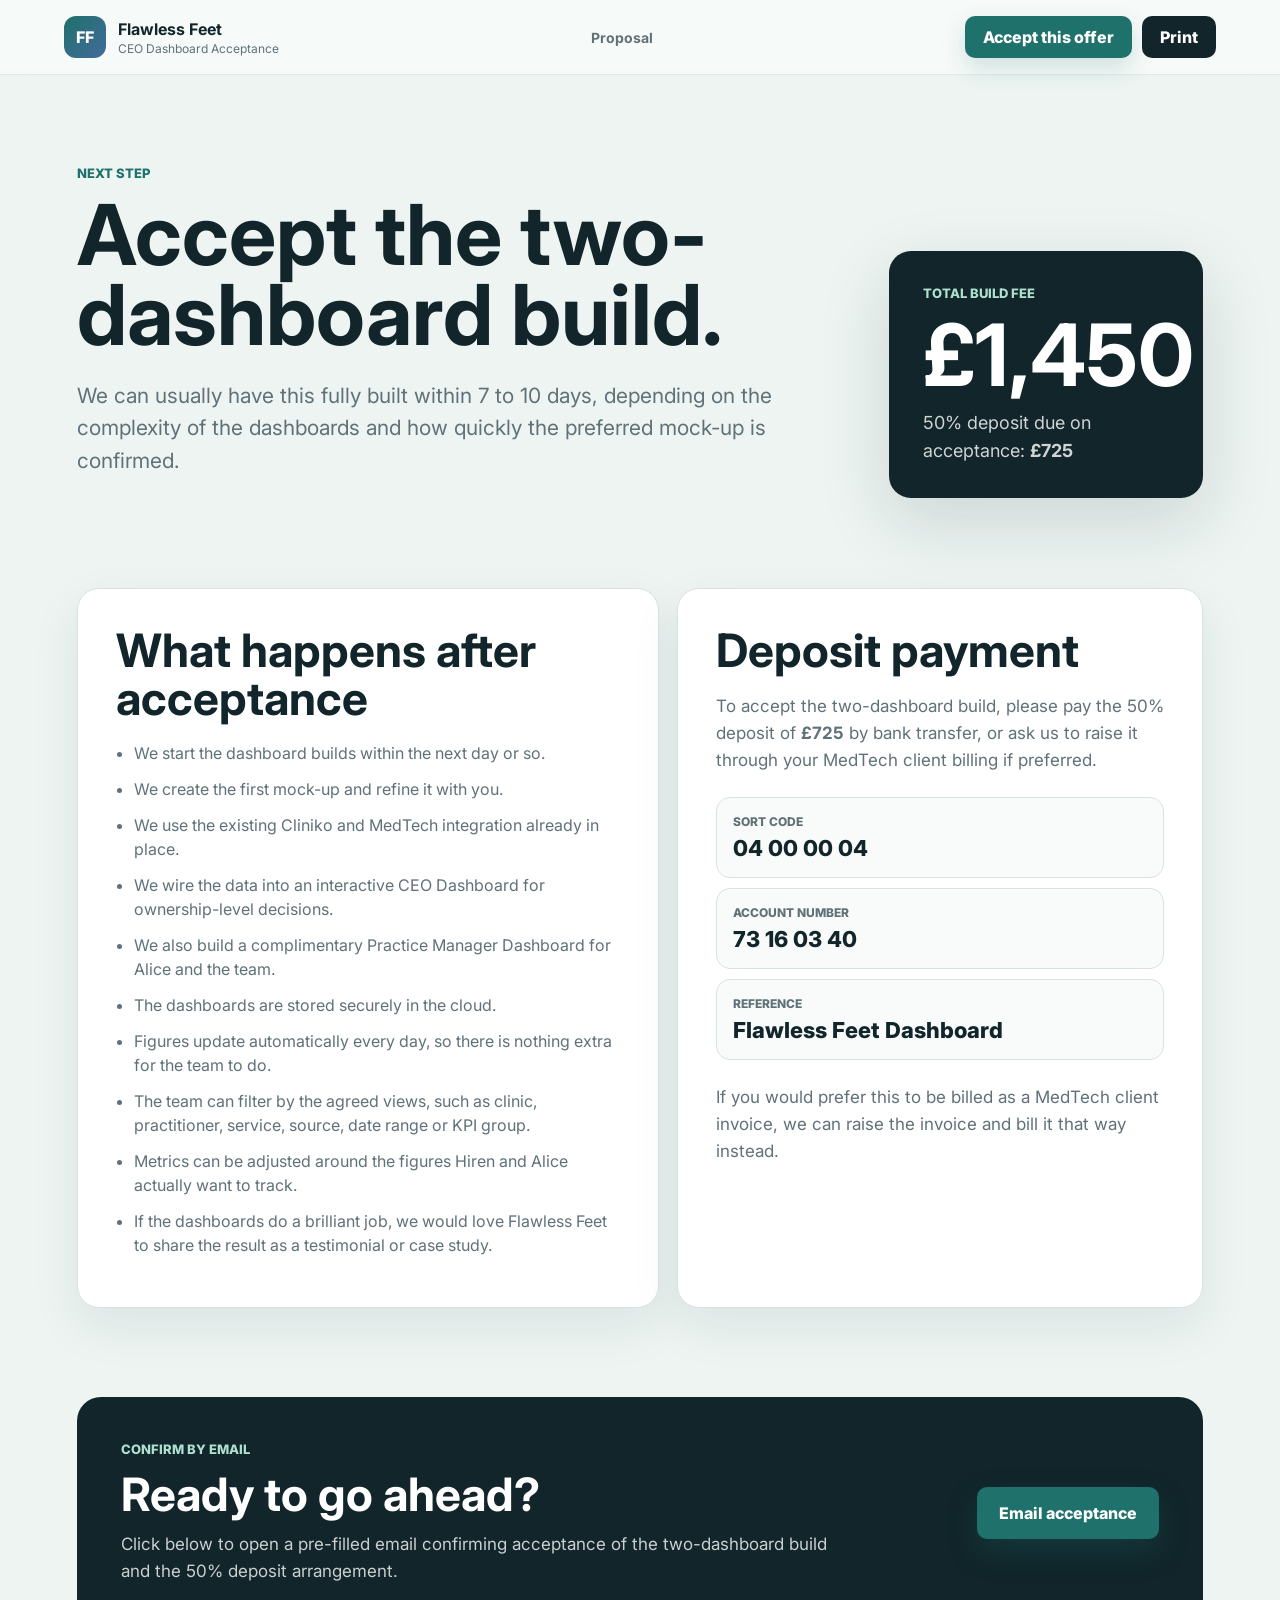
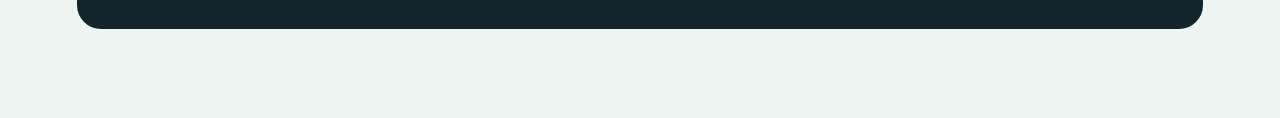
<file: accept.html>
<!doctype html>
<html lang="en">
  <head>
    <meta charset="utf-8" />
    <meta name="viewport" content="width=device-width, initial-scale=1" />
    <title>Accept Flawless Feet CEO Dashboard Build</title>
    <meta
      name="description"
      content="Acceptance page for the Flawless Feet CEO Dashboard build."
    />
    <link rel="preconnect" href="https://fonts.googleapis.com" />
    <link rel="preconnect" href="https://fonts.gstatic.com" crossorigin />
    <link
      href="https://fonts.googleapis.com/css2?family=Inter:wght@400;500;600;700;800&display=swap"
      rel="stylesheet"
    />
    <link rel="stylesheet" href="style.css?v=20260507-accept" />
  </head>
  <body class="accept-page">
    <header class="site-header">
      <a class="brand" href="index.html" aria-label="Back to Flawless Feet CEO Dashboard Proposal">
        <span class="brand-mark">FF</span>
        <span>
          <strong>Flawless Feet</strong>
          <small>CEO Dashboard Acceptance</small>
        </span>
      </a>
      <nav aria-label="Acceptance navigation">
        <a href="index.html">Proposal</a>
      </nav>
      <div class="header-actions">
        <a class="accept-header-button" href="#ready-to-go">Accept this offer</a>
        <button class="print-button" type="button" onclick="window.print()">Print</button>
      </div>
    </header>

    <main>
      <section class="accept-hero">
        <div>
          <span>Next step</span>
          <h1>Accept the two-dashboard build.</h1>
          <p>
            We can usually have this fully built within 7 to 10 days, depending on the complexity of the dashboards and how quickly the preferred mock-up is confirmed.
          </p>
        </div>
        <aside class="accept-summary">
          <span>Total build fee</span>
          <strong>£1,450</strong>
          <p>50% deposit due on acceptance: <b>£725</b></p>
        </aside>
      </section>

      <section class="accept-details">
        <div class="accept-card">
          <h2>What happens after acceptance</h2>
          <ul>
            <li>We start the dashboard builds within the next day or so.</li>
            <li>We create the first mock-up and refine it with you.</li>
            <li>We use the existing Cliniko and MedTech integration already in place.</li>
            <li>We wire the data into an interactive CEO Dashboard for ownership-level decisions.</li>
            <li>We also build a complimentary Practice Manager Dashboard for Alice and the team.</li>
            <li>The dashboards are stored securely in the cloud.</li>
            <li>Figures update automatically every day, so there is nothing extra for the team to do.</li>
            <li>The team can filter by the agreed views, such as clinic, practitioner, service, source, date range or KPI group.</li>
            <li>Metrics can be adjusted around the figures Hiren and Alice actually want to track.</li>
            <li>If the dashboards do a brilliant job, we would love Flawless Feet to share the result as a testimonial or case study.</li>
          </ul>
        </div>

        <div class="accept-card payment-card">
          <h2>Deposit payment</h2>
          <p>
            To accept the two-dashboard build, please pay the 50% deposit of <b>£725</b> by bank transfer, or ask us to raise it through your MedTech client billing if preferred.
          </p>
          <dl class="bank-details">
            <div>
              <dt>Sort code</dt>
              <dd>04 00 00 04</dd>
            </div>
            <div>
              <dt>Account number</dt>
              <dd>73 16 03 40</dd>
            </div>
            <div>
              <dt>Reference</dt>
              <dd>Flawless Feet Dashboard</dd>
            </div>
          </dl>
          <p class="invoice-note">
            If you would prefer this to be billed as a MedTech client invoice, we can raise the invoice and bill it that way instead.
          </p>
        </div>
      </section>

      <section id="ready-to-go" class="accept-confirm">
        <div>
          <span>Confirm by email</span>
          <h2>Ready to go ahead?</h2>
          <p>
            Click below to open a pre-filled email confirming acceptance of the two-dashboard build and the 50% deposit arrangement.
          </p>
        </div>
        <a
          class="primary-action"
          href="mailto:sjaerobic@gmail.com?subject=Flawless%20Feet%20Two-Dashboard%20Build%20Acceptance&body=Hi%20Sarah%2C%0A%0AWe%20would%20like%20to%20accept%20the%20Flawless%20Feet%20two-dashboard%20build%20offer%20for%20%C2%A31%2C450.%0A%0AWe%20understand%20this%20includes%20the%20CEO%20Dashboard%20and%20complimentary%20Practice%20Manager%20Dashboard%20as%20an%20early-adopter%20incentive.%0A%0AWe%20understand%20that%20a%2050%25%20deposit%20of%20%C2%A3725%20is%20due%20on%20acceptance%2C%20with%20the%20balance%20due%20on%20delivery.%0A%0AIf%20the%20dashboards%20do%20a%20brilliant%20job%2C%20we%20are%20happy%20to%20discuss%20sharing%20the%20result%20as%20a%20testimonial%20or%20case%20study.%0A%0APlease%20confirm%20the%20next%20steps.%0A%0AThanks%2C"
        >
          Email acceptance
        </a>
      </section>
    </main>
  </body>
</html>
</file>
<file: style.css>
:root {
  --ink: #11252a;
  --muted: #607178;
  --line: #d9e2df;
  --surface: #ffffff;
  --soft: #edf4f2;
  --mint: #77b7a4;
  --teal: #1f716c;
  --blue: #426b9a;
  --coral: #d77a61;
  --gold: #c89b3c;
  --shadow: 0 24px 70px rgba(19, 47, 50, 0.15);
}

* {
  box-sizing: border-box;
}

html {
  scroll-behavior: smooth;
}

body {
  margin: 0;
  font-family: "Inter", system-ui, -apple-system, BlinkMacSystemFont, "Segoe UI", sans-serif;
  color: var(--ink);
  background: #f7faf9;
  overflow-x: hidden;
}

img {
  display: block;
  max-width: 100%;
}

a {
  color: inherit;
}

.site-header {
  position: sticky;
  top: 0;
  z-index: 20;
  display: flex;
  align-items: center;
  justify-content: space-between;
  gap: 24px;
  padding: 16px clamp(20px, 5vw, 64px);
  background: rgba(247, 250, 249, 0.92);
  backdrop-filter: blur(18px);
  border-bottom: 1px solid rgba(217, 226, 223, 0.72);
}

.brand {
  display: inline-flex;
  align-items: center;
  gap: 12px;
  text-decoration: none;
}

.brand-mark,
.dash-logo {
  display: grid;
  place-items: center;
  width: 42px;
  height: 42px;
  border-radius: 12px;
  color: #fff;
  background: linear-gradient(135deg, var(--teal), var(--blue));
  font-weight: 800;
}

.brand strong,
.brand small {
  display: block;
}

.brand small {
  margin-top: 2px;
  color: var(--muted);
  font-size: 12px;
}

nav {
  display: flex;
  align-items: center;
  gap: 22px;
  color: var(--muted);
  font-size: 14px;
  font-weight: 700;
}

nav a {
  text-decoration: none;
}

.print-button,
.accept-header-button,
.primary-action,
.secondary-action,
.toggle-group button,
.dash-nav {
  border: 0;
  font: inherit;
  cursor: pointer;
}

.print-button {
  min-height: 42px;
  padding: 0 18px;
  border-radius: 10px;
  color: #fff;
  background: var(--ink);
  font-weight: 800;
}

.header-actions {
  display: flex;
  align-items: center;
  gap: 10px;
}

.accept-header-button {
  display: inline-flex;
  align-items: center;
  justify-content: center;
  min-height: 42px;
  padding: 0 18px;
  border-radius: 10px;
  color: #fff;
  background: var(--teal);
  font-weight: 800;
  text-decoration: none;
  box-shadow: 0 10px 24px rgba(31, 113, 108, 0.18);
}

.hero {
  display: grid;
  grid-template-columns: minmax(0, 1fr) minmax(360px, 0.8fr);
  gap: clamp(28px, 5vw, 72px);
  align-items: center;
  min-height: calc(100vh - 76px);
  padding: clamp(48px, 7vw, 92px) clamp(20px, 6vw, 82px) 48px;
}

.hero-copy,
.dashboard-main,
.panel,
.metric-card {
  min-width: 0;
}

.client-line,
.section-heading span,
.insight-band span,
.value-copy span,
.quote-section span,
.sources h2 {
  margin: 0 0 14px;
  color: var(--teal);
  font-size: 13px;
  font-weight: 800;
  letter-spacing: 0;
  text-transform: uppercase;
}

h1,
h2,
h3,
h4,
p {
  margin-top: 0;
}

h1 {
  max-width: 820px;
  margin-bottom: 24px;
  font-size: clamp(44px, 7vw, 84px);
  line-height: 0.96;
  letter-spacing: 0;
}

.hero-text {
  max-width: 680px;
  color: #43575d;
  font-size: clamp(18px, 2vw, 23px);
  line-height: 1.5;
}

.hero-actions {
  display: flex;
  flex-wrap: wrap;
  gap: 12px;
  margin: 32px 0;
}

.primary-action,
.secondary-action {
  display: inline-flex;
  align-items: center;
  justify-content: center;
  min-height: 52px;
  padding: 0 22px;
  border-radius: 10px;
  text-decoration: none;
  font-weight: 800;
}

.primary-action {
  color: #fff;
  background: var(--teal);
  box-shadow: 0 12px 30px rgba(31, 113, 108, 0.25);
}

.secondary-action {
  color: var(--ink);
  background: #e5eeec;
}

.hero-facts {
  display: grid;
  grid-template-columns: repeat(3, minmax(0, 1fr));
  gap: 12px;
  max-width: 760px;
  margin: 36px 0 0;
}

.hero-facts div {
  padding: 18px;
  border: 1px solid var(--line);
  border-radius: 14px;
  background: rgba(255, 255, 255, 0.72);
}

.hero-facts dt {
  margin-bottom: 8px;
  color: var(--muted);
  font-size: 12px;
  font-weight: 800;
  text-transform: uppercase;
}

.hero-facts dd {
  margin: 0;
  font-size: 18px;
  font-weight: 800;
}

.hero-media {
  position: relative;
  min-height: 600px;
  overflow: hidden;
  border-radius: 26px;
  box-shadow: var(--shadow);
  background: #d8e6e3;
}

.hero-media img {
  width: 100%;
  height: 100%;
  min-height: 600px;
  object-fit: cover;
  object-position: center 18%;
}

.floating-summary {
  position: absolute;
  right: 22px;
  bottom: 22px;
  max-width: 320px;
  padding: 20px;
  border-radius: 18px;
  color: #fff;
  background: rgba(17, 37, 42, 0.88);
  backdrop-filter: blur(14px);
}

.floating-summary span {
  display: block;
  margin-bottom: 10px;
  color: #aee0d0;
  font-size: 12px;
  font-weight: 800;
  text-transform: uppercase;
}

.floating-summary strong {
  font-size: 18px;
  line-height: 1.35;
}

.insight-band,
.ceo-section,
.systems-section,
.utilisation-section,
.three-r-section,
.money-section,
.difference-section,
.audit-section,
.profit-intelligence-section,
.operator-section,
.alice-section,
.dashboard-section,
.kpi-section,
.medtech-section,
.value-section,
.early-adopter-section,
.quote-section,
.sources {
  padding: clamp(56px, 8vw, 100px) clamp(20px, 6vw, 82px);
}

.insight-band {
  display: grid;
  grid-template-columns: 1.2fr 0.8fr;
  gap: clamp(24px, 5vw, 70px);
  align-items: end;
  background: var(--ink);
  color: #fff;
}

.insight-band h2,
.section-heading h2,
.value-copy h2,
.quote-section h2 {
  margin-bottom: 0;
  font-size: clamp(34px, 5vw, 58px);
  line-height: 1.02;
  letter-spacing: 0;
}

.insight-band p {
  margin: 0;
  color: #c9d8d5;
  font-size: 20px;
  line-height: 1.55;
}

.money-section {
  background: #f7faf9;
}

.difference-section {
  background: #fff;
}

.audit-section {
  background: #edf4f2;
}

.profit-intelligence-section {
  background: #fff;
}

.operator-section {
  background: var(--ink);
  color: #fff;
}

.operator-section .section-heading p {
  color: #c9d8d5;
}

.alice-section {
  background: #edf4f2;
}

.ceo-section {
  display: grid;
  grid-template-columns: 0.9fr 1.1fr;
  gap: clamp(28px, 5vw, 70px);
  align-items: start;
  background: #edf4f2;
}

.ceo-copy {
  position: sticky;
  top: 110px;
}

.ceo-copy span {
  display: block;
  margin-bottom: 14px;
  color: var(--teal);
  font-size: 13px;
  font-weight: 800;
  text-transform: uppercase;
}

.ceo-copy h2 {
  margin-bottom: 18px;
  font-size: clamp(34px, 5vw, 58px);
  line-height: 1.02;
}

.ceo-copy p {
  color: var(--muted);
  font-size: 19px;
  line-height: 1.6;
}

.ceo-grid {
  display: grid;
  grid-template-columns: repeat(2, minmax(0, 1fr));
  gap: 16px;
}

.ceo-grid article {
  min-height: 260px;
  padding: 26px;
  border: 1px solid #cfdedb;
  border-radius: 18px;
  background: #fff;
}

.ceo-grid article:first-child {
  color: #fff;
  background: var(--ink);
}

.ceo-grid article:first-child p {
  color: rgba(255, 255, 255, 0.78);
}

.ceo-grid h3 {
  margin-bottom: 14px;
  font-size: 25px;
  line-height: 1.12;
}

.ceo-grid p {
  color: var(--muted);
  line-height: 1.55;
}

.three-r-section {
  background: #fff;
}

.systems-section {
  background: var(--ink);
  color: #fff;
}

.systems-section .section-heading p {
  color: #c9d8d5;
}

.systems-flow {
  display: grid;
  grid-template-columns: repeat(5, minmax(0, 1fr));
  gap: 12px;
}

.systems-flow article {
  min-height: 300px;
  padding: 22px;
  border: 1px solid rgba(255, 255, 255, 0.16);
  border-radius: 18px;
  background: rgba(255, 255, 255, 0.07);
}

.systems-flow span {
  display: block;
  margin-bottom: 34px;
  color: #aee0d0;
  font-size: 13px;
  font-weight: 800;
}

.systems-flow h3 {
  margin-bottom: 12px;
  font-size: 22px;
  line-height: 1.1;
}

.systems-flow p {
  color: rgba(255, 255, 255, 0.76);
  line-height: 1.5;
}

.utilisation-section {
  display: grid;
  grid-template-columns: 0.82fr 1.18fr;
  gap: clamp(28px, 5vw, 70px);
  align-items: start;
  background: #fff;
}

.utilisation-copy span {
  display: block;
  margin-bottom: 14px;
  color: var(--teal);
  font-size: 13px;
  font-weight: 800;
  text-transform: uppercase;
}

.utilisation-copy h2 {
  margin-bottom: 18px;
  font-size: clamp(34px, 5vw, 58px);
  line-height: 1.02;
}

.utilisation-copy p {
  color: var(--muted);
  font-size: 19px;
  line-height: 1.6;
}

.utilisation-panel {
  display: grid;
  gap: 16px;
}

.formula-card {
  padding: 28px;
  border-radius: 20px;
  color: #fff;
  background: linear-gradient(135deg, var(--teal), var(--blue));
  box-shadow: var(--shadow);
}

.formula-card span {
  display: block;
  margin-bottom: 14px;
  color: #d7f2eb;
  font-size: 13px;
  font-weight: 800;
  text-transform: uppercase;
}

.formula-card strong {
  display: block;
  margin-bottom: 14px;
  font-size: clamp(28px, 4vw, 44px);
  line-height: 1.08;
}

.formula-card p {
  max-width: 760px;
  margin-bottom: 0;
  color: rgba(255, 255, 255, 0.82);
  font-size: 17px;
  line-height: 1.55;
}

.signal-grid {
  display: grid;
  grid-template-columns: repeat(2, minmax(0, 1fr));
  gap: 16px;
}

.signal-grid article {
  min-height: 190px;
  padding: 22px;
  border: 1px solid var(--line);
  border-radius: 18px;
  background: #f8fbfa;
}

.signal-grid h3 {
  margin-bottom: 12px;
  font-size: 22px;
}

.signal-grid p {
  color: var(--muted);
  line-height: 1.52;
}

.three-r-grid {
  display: grid;
  grid-template-columns: repeat(3, minmax(0, 1fr));
  gap: 16px;
}

.three-r-grid article {
  min-height: 300px;
  padding: 28px;
  border-radius: 20px;
  color: #fff;
  background: var(--ink);
  box-shadow: var(--shadow);
}

.three-r-grid article:nth-child(2) {
  background: var(--teal);
}

.three-r-grid article:nth-child(3) {
  background: var(--blue);
}

.three-r-grid h3 {
  margin-bottom: 16px;
  font-size: 32px;
}

.three-r-grid p {
  color: rgba(255, 255, 255, 0.82);
  font-size: 17px;
  line-height: 1.55;
}

.three-r-grid strong {
  display: block;
  margin-top: 24px;
  padding-top: 18px;
  border-top: 1px solid rgba(255, 255, 255, 0.25);
  font-size: 17px;
  line-height: 1.4;
}

.money-grid {
  display: grid;
  grid-template-columns: repeat(4, minmax(0, 1fr));
  gap: 16px;
}

.money-grid article {
  min-height: 280px;
  padding: 24px;
  border: 1px solid var(--line);
  border-radius: 18px;
  background: #fff;
  box-shadow: 0 18px 50px rgba(19, 47, 50, 0.08);
}

.money-grid strong {
  display: grid;
  place-items: center;
  width: 42px;
  height: 42px;
  margin-bottom: 22px;
  border-radius: 14px;
  color: #fff;
  background: var(--teal);
  font-size: 16px;
}

.money-grid h3 {
  margin-bottom: 12px;
  font-size: 23px;
  line-height: 1.12;
}

.money-grid p {
  color: var(--muted);
  line-height: 1.55;
}

.difference-grid {
  display: grid;
  grid-template-columns: repeat(2, minmax(0, 1fr));
  gap: 16px;
}

.comparison-card {
  min-height: 430px;
  padding: clamp(24px, 4vw, 34px);
  border: 1px solid var(--line);
  border-radius: 22px;
  background: #f8fbfa;
  box-shadow: 0 18px 50px rgba(19, 47, 50, 0.08);
}

.comparison-card.featured {
  color: #fff;
  background: var(--ink);
}

.comparison-card span {
  display: block;
  margin-bottom: 14px;
  color: var(--teal);
  font-size: 13px;
  font-weight: 800;
  text-transform: uppercase;
}

.comparison-card.featured span {
  color: #aee0d0;
}

.comparison-card h3 {
  margin-bottom: 22px;
  font-size: clamp(30px, 4vw, 44px);
  line-height: 1.05;
}

.comparison-card ul {
  margin: 0;
  padding-left: 18px;
}

.comparison-card li {
  margin-bottom: 14px;
  color: var(--muted);
  font-size: 17px;
  line-height: 1.5;
}

.comparison-card.featured li {
  color: rgba(255, 255, 255, 0.82);
}

.difference-note {
  display: grid;
  grid-template-columns: 0.85fr 1.15fr;
  gap: 22px;
  align-items: center;
  margin-top: 16px;
  padding: 24px;
  border: 1px solid #cfdedb;
  border-radius: 20px;
  background: #edf4f2;
}

.difference-note strong {
  font-size: 21px;
  line-height: 1.35;
}

.difference-note span {
  color: var(--muted);
  font-size: 17px;
  line-height: 1.55;
}

.audit-layout {
  display: grid;
  grid-template-columns: 0.9fr 1.1fr;
  gap: 16px;
  align-items: stretch;
}

.audit-example,
.audit-table-card {
  min-width: 0;
  border-radius: 22px;
  box-shadow: 0 18px 50px rgba(19, 47, 50, 0.08);
}

.audit-example {
  padding: clamp(24px, 4vw, 36px);
  color: #fff;
  background: var(--ink);
}

.audit-example span,
.audit-table-header span {
  display: block;
  margin-bottom: 12px;
  color: #aee0d0;
  font-size: 13px;
  font-weight: 800;
  text-transform: uppercase;
}

.audit-example h3 {
  margin-bottom: 16px;
  font-size: clamp(32px, 4vw, 48px);
  line-height: 1.02;
}

.audit-example p {
  color: rgba(255, 255, 255, 0.82);
  font-size: 20px;
  line-height: 1.5;
}

.audit-example ul {
  margin: 24px 0 0;
  padding-left: 18px;
}

.audit-example li {
  margin-bottom: 12px;
  color: rgba(255, 255, 255, 0.82);
  line-height: 1.5;
}

.audit-table-card {
  padding: clamp(22px, 4vw, 32px);
  border: 1px solid #cfdedb;
  background: #fff;
}

.audit-table-header {
  display: flex;
  justify-content: space-between;
  gap: 16px;
  align-items: start;
  margin-bottom: 20px;
}

.audit-table-header span {
  color: var(--teal);
}

.audit-table-header strong {
  display: block;
  font-size: 30px;
  line-height: 1.1;
}

.audit-table-header button {
  min-height: 42px;
  padding: 0 14px;
  border: 0;
  border-radius: 10px;
  color: #fff;
  background: var(--teal);
  font: inherit;
  font-weight: 800;
}

.audit-stats {
  display: grid;
  grid-template-columns: repeat(3, minmax(0, 1fr));
  gap: 12px;
  margin-bottom: 20px;
}

.audit-stats div {
  padding: 16px;
  border: 1px solid var(--line);
  border-radius: 16px;
  background: #f8fbfa;
}

.audit-stats span {
  display: block;
  margin-bottom: 8px;
  color: var(--muted);
  font-size: 12px;
  font-weight: 800;
  text-transform: uppercase;
}

.audit-stats strong {
  font-size: 30px;
}

.audit-rows {
  display: grid;
  gap: 10px;
}

.audit-rows div {
  display: flex;
  justify-content: space-between;
  gap: 16px;
  padding: 16px;
  border-radius: 14px;
  background: #f2f7f6;
}

.audit-rows span {
  color: var(--muted);
  font-weight: 700;
}

.audit-rows strong {
  text-align: right;
}

.report-filter-bar {
  display: flex;
  flex-wrap: wrap;
  gap: 8px;
  margin-bottom: 18px;
}

.report-filter-bar button {
  min-height: 42px;
  padding: 0 14px;
  border: 1px solid var(--line);
  border-radius: 999px;
  color: var(--muted);
  background: #f8fbfa;
  font: inherit;
  font-size: 14px;
  font-weight: 800;
}

.report-filter-bar button.active {
  color: #fff;
  border-color: var(--teal);
  background: var(--teal);
}

.profit-report-grid {
  display: grid;
  grid-template-columns: 1.1fr 0.95fr 0.95fr;
  gap: 16px;
}

.profit-chart-card,
.profit-card,
.profit-diagnosis-card {
  min-width: 0;
  padding: clamp(22px, 4vw, 30px);
  border: 1px solid var(--line);
  border-radius: 22px;
  background: #f8fbfa;
  box-shadow: 0 18px 50px rgba(19, 47, 50, 0.08);
}

.profit-chart-card {
  grid-row: span 2;
  color: #fff;
  background: var(--ink);
}

.profit-diagnosis-card {
  grid-column: span 2;
}

.chart-heading {
  display: flex;
  justify-content: space-between;
  gap: 16px;
  margin-bottom: 24px;
}

.chart-heading span,
.profit-card span,
.profit-diagnosis-card span {
  display: block;
  margin-bottom: 10px;
  color: var(--teal);
  font-size: 13px;
  font-weight: 800;
  text-transform: uppercase;
}

.chart-heading span {
  color: #aee0d0;
}

.chart-heading h3,
.profit-card h3,
.profit-diagnosis-card h3 {
  margin-bottom: 14px;
  font-size: clamp(26px, 3vw, 38px);
  line-height: 1.06;
}

.chart-heading h3 {
  margin-bottom: 0;
}

.chart-heading strong {
  color: #aee0d0;
  white-space: nowrap;
}

.profit-bars {
  display: grid;
  grid-template-columns: repeat(5, minmax(0, 1fr));
  gap: 12px;
  align-items: end;
  min-height: 340px;
}

.profit-bars div {
  display: grid;
  grid-template-rows: 52px 1fr auto;
  gap: 10px;
  min-height: 320px;
  align-items: end;
}

.profit-bars span {
  color: rgba(255, 255, 255, 0.72);
  font-size: 12px;
  font-weight: 800;
  line-height: 1.2;
}

.profit-bars i {
  display: block;
  min-height: 26px;
  border-radius: 12px 12px 4px 4px;
  background: linear-gradient(180deg, var(--gold), var(--teal));
}

.profit-bars strong {
  color: #fff;
  font-size: 17px;
}

.profit-card p {
  color: var(--muted);
  font-size: 17px;
  line-height: 1.55;
}

.mini-line-chart {
  display: flex;
  gap: 8px;
  align-items: end;
  min-height: 110px;
  margin-top: 22px;
  padding: 14px;
  border-radius: 16px;
  background: #edf4f2;
}

.mini-line-chart i {
  flex: 1;
  min-height: 18px;
  border-radius: 999px 999px 4px 4px;
  background: var(--blue);
}

.time-strip {
  display: grid;
  grid-template-columns: repeat(6, minmax(0, 1fr));
  gap: 6px;
  margin-top: 22px;
}

.time-strip b {
  display: grid;
  place-items: center;
  min-height: 54px;
  border-radius: 12px;
  color: #fff;
  background: var(--teal);
  font-size: 13px;
}

.profit-diagnosis-card ul {
  display: grid;
  grid-template-columns: repeat(2, minmax(0, 1fr));
  gap: 12px;
  margin: 0;
  padding: 0;
  list-style: none;
}

.profit-diagnosis-card li {
  padding: 16px;
  border-radius: 14px;
  color: var(--muted);
  background: #fff;
  line-height: 1.48;
}

.profit-diagnosis-card strong {
  color: var(--ink);
}

.operator-grid {
  display: grid;
  grid-template-columns: repeat(4, minmax(0, 1fr));
  gap: 14px;
}

.operator-grid article {
  min-height: 300px;
  padding: 24px;
  border: 1px solid rgba(255, 255, 255, 0.16);
  border-radius: 18px;
  background: rgba(255, 255, 255, 0.07);
}

.operator-grid span {
  display: block;
  margin-bottom: 36px;
  color: #aee0d0;
  font-size: 13px;
  font-weight: 800;
}

.operator-grid h3 {
  margin-bottom: 12px;
  font-size: 23px;
  line-height: 1.1;
}

.operator-grid p {
  color: rgba(255, 255, 255, 0.76);
  line-height: 1.5;
}

.alice-grid {
  display: grid;
  grid-template-columns: repeat(3, minmax(0, 1fr));
  gap: 16px;
}

.alice-grid article {
  min-height: 260px;
  padding: 24px;
  border: 1px solid #cfdedb;
  border-radius: 18px;
  background: #fff;
  box-shadow: 0 18px 50px rgba(19, 47, 50, 0.08);
}

.alice-grid span {
  display: block;
  margin-bottom: 28px;
  color: var(--teal);
  font-size: 13px;
  font-weight: 800;
}

.alice-grid h3 {
  margin-bottom: 12px;
  font-size: 24px;
  line-height: 1.1;
}

.alice-grid p {
  color: var(--muted);
  line-height: 1.52;
}

.alice-note {
  display: grid;
  grid-template-columns: 0.9fr 1.1fr;
  gap: 22px;
  align-items: center;
  margin-top: 16px;
  padding: 24px;
  border-radius: 18px;
  color: #fff;
  background: var(--ink);
}

.alice-note strong {
  font-size: 21px;
  line-height: 1.35;
}

.alice-note span {
  color: rgba(255, 255, 255, 0.78);
  line-height: 1.55;
}

.section-heading {
  max-width: 820px;
  margin-bottom: 34px;
}

.section-heading p {
  margin: 18px 0 0;
  color: var(--muted);
  font-size: 19px;
  line-height: 1.55;
}

.dashboard-shell {
  display: grid;
  grid-template-columns: 190px minmax(0, 1fr);
  overflow: hidden;
  border: 1px solid #cfdedb;
  border-radius: 24px;
  background: #0f2228;
  box-shadow: var(--shadow);
}

.dashboard-sidebar {
  padding: 24px;
  background: #102f35;
}

.dashboard-sidebar .dash-logo {
  margin-bottom: 28px;
}

.dash-nav {
  display: block;
  width: 100%;
  min-height: 42px;
  margin-bottom: 8px;
  padding: 0 14px;
  border-radius: 10px;
  color: #b6cdca;
  background: transparent;
  text-align: left;
  font-size: 13px;
  font-weight: 800;
}

.dash-nav.active {
  color: #fff;
  background: rgba(255, 255, 255, 0.12);
}

.dashboard-main {
  padding: clamp(20px, 3vw, 32px);
  background: #f2f7f6;
}

.dashboard-top {
  display: flex;
  justify-content: space-between;
  gap: 20px;
  align-items: center;
  margin-bottom: 22px;
}

.dashboard-top span,
.metric-card span,
.panel-title span {
  color: var(--muted);
  font-size: 12px;
  font-weight: 800;
  text-transform: uppercase;
}

.dashboard-top h3 {
  margin: 6px 0 0;
  font-size: 30px;
}

.toggle-group {
  display: inline-flex;
  gap: 4px;
  padding: 4px;
  border-radius: 12px;
  background: #dbe8e5;
}

.toggle-group button {
  min-height: 34px;
  padding: 0 12px;
  border-radius: 9px;
  color: var(--muted);
  background: transparent;
  font-size: 13px;
  font-weight: 800;
}

.toggle-group button.active {
  color: var(--ink);
  background: #fff;
  box-shadow: 0 4px 12px rgba(17, 37, 42, 0.08);
}

.metric-grid {
  display: grid;
  grid-template-columns: repeat(4, minmax(0, 1fr));
  gap: 14px;
}

.metric-card,
.panel,
.kpi-columns article,
.flow article,
.quote-box {
  border: 1px solid var(--line);
  border-radius: 18px;
  background: var(--surface);
}

.metric-card {
  padding: 18px;
}

.metric-card strong {
  display: block;
  margin: 10px 0;
  font-size: clamp(28px, 3vw, 38px);
}

.metric-card small {
  color: var(--teal);
  font-weight: 800;
}

.metric-card.warning small {
  color: var(--coral);
}

.dashboard-panels {
  display: grid;
  grid-template-columns: 1.2fr 0.8fr;
  gap: 14px;
  margin-top: 14px;
}

.panel {
  padding: 20px;
}

.action-panel {
  grid-column: 1 / -1;
}

.panel-title {
  display: flex;
  justify-content: space-between;
  gap: 16px;
  margin-bottom: 20px;
}

.panel-title h4 {
  margin: 0;
  font-size: 20px;
}

.bar-row {
  display: grid;
  grid-template-columns: 120px minmax(80px, 1fr) 70px;
  gap: 12px;
  align-items: center;
  margin-bottom: 16px;
  font-size: 14px;
  font-weight: 800;
}

.bar-row div {
  height: 12px;
  overflow: hidden;
  border-radius: 99px;
  background: #e5eeec;
}

.bar-row i {
  display: block;
  height: 100%;
  border-radius: inherit;
  background: linear-gradient(90deg, var(--teal), var(--gold));
}

.treatment-list {
  display: grid;
  gap: 12px;
}

.treatment-list div,
.value-list div {
  display: flex;
  justify-content: space-between;
  gap: 20px;
  padding-bottom: 12px;
  border-bottom: 1px solid var(--line);
}

.treatment-list span,
.value-list span,
.action-panel li {
  color: var(--muted);
}

.action-panel ul,
.kpi-columns ul {
  margin: 0;
  padding-left: 18px;
}

.action-panel li,
.kpi-columns li {
  margin-bottom: 10px;
  line-height: 1.45;
}

.kpi-section {
  background: #fff;
}

.kpi-columns {
  display: grid;
  grid-template-columns: repeat(4, minmax(0, 1fr));
  gap: 16px;
}

.kpi-columns article {
  padding: 24px;
  background: #f8fbfa;
}

.kpi-columns h3 {
  margin-bottom: 18px;
  font-size: 22px;
}

.image-strip {
  display: grid;
  grid-template-columns: repeat(3, minmax(0, 1fr));
  gap: 0;
}

.image-strip figure {
  position: relative;
  min-height: 420px;
  margin: 0;
  overflow: hidden;
}

.image-strip img {
  width: 100%;
  height: 100%;
  min-height: 420px;
  object-fit: cover;
}

.image-strip figcaption {
  position: absolute;
  left: 18px;
  right: 18px;
  bottom: 18px;
  padding: 16px;
  border-radius: 14px;
  color: #fff;
  background: rgba(17, 37, 42, 0.82);
  font-weight: 800;
  line-height: 1.35;
}

.medtech-section {
  background: #eaf2ef;
}

.flow {
  display: grid;
  grid-template-columns: repeat(4, minmax(0, 1fr));
  gap: 16px;
}

.flow article {
  padding: 28px;
  min-height: 260px;
}

.flow article span {
  display: grid;
  place-items: center;
  width: 44px;
  height: 44px;
  margin-bottom: 22px;
  border-radius: 14px;
  color: #fff;
  background: var(--blue);
  font-weight: 800;
}

.flow h3 {
  font-size: 24px;
  line-height: 1.15;
}

.flow p {
  color: var(--muted);
  line-height: 1.55;
}

.value-section {
  display: grid;
  grid-template-columns: 0.8fr 1.2fr;
  gap: clamp(28px, 5vw, 70px);
  background: #fff;
}

.early-adopter-section {
  background: #eaf2ef;
}

.early-copy {
  max-width: 940px;
  margin-bottom: 34px;
}

.early-copy span {
  display: block;
  margin-bottom: 14px;
  color: var(--teal);
  font-size: 13px;
  font-weight: 800;
  text-transform: uppercase;
}

.early-copy h2 {
  margin-bottom: 18px;
  font-size: clamp(34px, 5vw, 58px);
  line-height: 1.02;
}

.early-copy p {
  color: var(--muted);
  font-size: 19px;
  line-height: 1.6;
}

.dashboard-offer-grid {
  display: grid;
  grid-template-columns: repeat(2, minmax(0, 1fr));
  gap: 16px;
}

.dashboard-offer-grid article {
  min-height: 260px;
  padding: 30px;
  border-radius: 20px;
  color: #fff;
  background: var(--ink);
  box-shadow: var(--shadow);
}

.dashboard-offer-grid article:nth-child(2) {
  background: var(--teal);
}

.dashboard-offer-grid h3 {
  margin-bottom: 14px;
  font-size: 32px;
}

.dashboard-offer-grid p {
  color: rgba(255, 255, 255, 0.82);
  font-size: 17px;
  line-height: 1.55;
}

.early-note {
  display: grid;
  grid-template-columns: 0.9fr 1.1fr;
  gap: 22px;
  align-items: center;
  margin-top: 16px;
  padding: 24px;
  border: 1px solid var(--line);
  border-radius: 18px;
  background: #fff;
}

.early-note strong {
  font-size: 20px;
  line-height: 1.35;
}

.early-note span {
  color: var(--muted);
  line-height: 1.55;
}

.value-copy p,
.quote-section p,
.sources p {
  color: var(--muted);
  font-size: 18px;
  line-height: 1.6;
}

.value-list {
  display: grid;
  gap: 14px;
}

.value-list div {
  align-items: start;
  padding: 0 0 16px;
}

.value-list strong {
  min-width: 190px;
  font-size: 18px;
}

.quote-section {
  display: grid;
  grid-template-columns: minmax(0, 0.95fr) minmax(300px, 0.55fr);
  gap: clamp(28px, 5vw, 70px);
  align-items: center;
  color: #fff;
  background: var(--ink);
}

.quote-section span,
.quote-section p {
  color: #b7d7cf;
}

.quote-box {
  padding: clamp(28px, 5vw, 46px);
  color: var(--ink);
}

.quote-box span {
  color: var(--teal);
}

.quote-box strong {
  display: block;
  margin: 8px 0 14px;
  font-size: clamp(58px, 8vw, 90px);
  letter-spacing: 0;
}

.quote-box p {
  color: var(--muted);
  font-size: 17px;
}

.quote-box .primary-action {
  width: 100%;
  margin-top: 16px;
}

.sources {
  background: #f7faf9;
}

.sources h2 {
  color: var(--muted);
}

.sources div {
  display: flex;
  flex-wrap: wrap;
  gap: 10px;
}

.sources a {
  display: inline-flex;
  align-items: center;
  min-height: 40px;
  padding: 0 14px;
  border: 1px solid var(--line);
  border-radius: 10px;
  background: #fff;
  color: var(--teal);
  font-weight: 800;
  text-decoration: none;
}

.accept-page {
  background: #edf4f2;
}

.accept-hero,
.accept-details,
.accept-confirm {
  padding: clamp(48px, 7vw, 92px) clamp(20px, 6vw, 82px);
}

.accept-hero {
  display: grid;
  grid-template-columns: minmax(0, 1fr) minmax(300px, 0.42fr);
  gap: clamp(28px, 5vw, 70px);
  align-items: end;
}

.accept-hero span,
.accept-confirm span,
.accept-summary span {
  display: block;
  margin-bottom: 14px;
  color: var(--teal);
  font-size: 13px;
  font-weight: 800;
  text-transform: uppercase;
}

.accept-hero h1 {
  max-width: 780px;
}

.accept-hero p {
  max-width: 760px;
  color: var(--muted);
  font-size: 21px;
  line-height: 1.55;
}

.accept-summary {
  padding: 34px;
  border-radius: 22px;
  color: #fff;
  background: var(--ink);
  box-shadow: var(--shadow);
}

.accept-summary span {
  color: #aee0d0;
}

.accept-summary strong {
  display: block;
  margin-bottom: 12px;
  font-size: clamp(58px, 8vw, 86px);
  line-height: 0.95;
}

.accept-summary p {
  margin: 0;
  color: rgba(255, 255, 255, 0.8);
  font-size: 18px;
}

.accept-details {
  display: grid;
  grid-template-columns: minmax(0, 1.05fr) minmax(320px, 0.95fr);
  gap: 18px;
  padding-top: 0;
}

.accept-card {
  padding: clamp(24px, 4vw, 38px);
  border: 1px solid var(--line);
  border-radius: 22px;
  background: #fff;
  box-shadow: 0 18px 50px rgba(19, 47, 50, 0.08);
}

.accept-card h2,
.accept-confirm h2 {
  margin-bottom: 18px;
  font-size: clamp(30px, 4vw, 46px);
  line-height: 1.04;
}

.accept-card ul {
  margin: 0;
  padding-left: 18px;
}

.accept-card li {
  margin-bottom: 12px;
  color: var(--muted);
  line-height: 1.5;
}

.payment-card p,
.invoice-note,
.accept-confirm p {
  color: var(--muted);
  font-size: 17px;
  line-height: 1.58;
}

.bank-details {
  display: grid;
  gap: 10px;
  margin: 24px 0;
}

.bank-details div {
  padding: 16px;
  border: 1px solid var(--line);
  border-radius: 14px;
  background: #f8fbfa;
}

.bank-details dt {
  margin-bottom: 6px;
  color: var(--muted);
  font-size: 12px;
  font-weight: 800;
  text-transform: uppercase;
}

.bank-details dd {
  margin: 0;
  color: var(--ink);
  font-size: 22px;
  font-weight: 800;
}

.accept-confirm {
  display: grid;
  grid-template-columns: minmax(0, 1fr) auto;
  gap: 24px;
  align-items: center;
  margin: 0 clamp(20px, 6vw, 82px) clamp(48px, 7vw, 92px);
  padding: clamp(28px, 4vw, 44px);
  border-radius: 24px;
  color: #fff;
  background: var(--ink);
}

.accept-confirm span {
  color: #aee0d0;
}

.accept-confirm h2 {
  margin-bottom: 12px;
}

.accept-confirm p {
  max-width: 720px;
  margin-bottom: 0;
  color: rgba(255, 255, 255, 0.78);
}

.accept-hero > div,
.accept-summary,
.accept-card,
.accept-confirm {
  min-width: 0;
}

@media (max-width: 1040px) {
  nav {
    display: none;
  }

  .hero,
  .insight-band,
  .ceo-section,
  .utilisation-section,
  .value-section,
  .audit-layout,
  .profit-report-grid,
  .alice-note,
  .early-note,
  .difference-note,
  .quote-section {
    grid-template-columns: 1fr;
  }

  .accept-hero,
  .accept-details,
  .accept-confirm {
    grid-template-columns: 1fr;
  }

  .accept-confirm .primary-action {
    width: 100%;
  }

  .hero {
    min-height: auto;
  }

  .metric-grid,
  .kpi-columns,
  .money-grid {
    grid-template-columns: repeat(2, minmax(0, 1fr));
  }

  .systems-flow {
    grid-template-columns: repeat(2, minmax(0, 1fr));
  }

  .dashboard-panels,
  .flow,
  .three-r-grid,
  .ceo-grid,
  .dashboard-offer-grid,
  .difference-grid,
  .profit-diagnosis-card,
  .operator-grid,
  .alice-grid,
  .signal-grid {
    grid-template-columns: 1fr;
    grid-column: auto;
  }

  .ceo-copy {
    position: static;
  }
}

@media (max-width: 720px) {
  .site-header {
    padding: 12px 16px;
  }

  .print-button {
    display: none;
  }

  .header-actions {
    margin-left: auto;
  }

  .accept-header-button {
    min-height: 40px;
    padding: 0 12px;
    font-size: 13px;
    white-space: nowrap;
  }

  .hero {
    padding-top: 34px;
  }

  .hero-copy {
    width: 100%;
    max-width: 330px;
  }

  .accept-hero > div,
  .accept-summary,
  .accept-card {
    width: 300px !important;
    max-width: 300px !important;
  }

  .accept-confirm {
    width: auto;
    max-width: none;
    margin: 0 30px 48px;
  }

  .accept-hero,
  .accept-details {
    display: block;
    padding-left: 30px;
    padding-right: 30px;
    overflow: hidden;
  }

  .accept-summary,
  .accept-card {
    margin-top: 28px;
  }

  .accept-hero h1 {
    font-size: 38px;
    line-height: 1.03;
  }

  .accept-hero p {
    font-size: 18px;
  }

  .accept-summary strong {
    font-size: 58px;
  }

  .accept-page h1,
  .accept-page h2,
  .accept-page p,
  .accept-page li,
  .accept-page dd {
    overflow-wrap: break-word;
  }

  .hero-media,
  .dashboard-shell,
  .section-heading,
  .quote-box {
    width: 100%;
    max-width: 100%;
  }

  h1 {
    font-size: 38px;
    line-height: 1.03;
    overflow-wrap: normal;
  }

  .hero-text {
    font-size: 18px;
  }

  .primary-action,
  .secondary-action {
    width: 100%;
  }

  .hero-facts,
  .metric-grid,
  .audit-stats,
  .kpi-columns,
  .money-grid,
  .difference-grid,
  .operator-grid,
  .alice-grid,
  .systems-flow,
  .image-strip {
    grid-template-columns: 1fr;
  }

  .hero-media,
  .hero-media img {
    min-height: 460px;
  }

  .dashboard-shell {
    grid-template-columns: 1fr;
  }

  .profit-bars {
    min-height: 280px;
    overflow-x: auto;
  }

  .profit-bars div {
    min-width: 90px;
  }

  .profit-diagnosis-card ul {
    grid-template-columns: 1fr;
  }

  .dashboard-sidebar {
    display: flex;
    gap: 8px;
    overflow-x: auto;
    align-items: center;
    padding: 14px;
  }

  .dashboard-sidebar .dash-logo {
    flex: 0 0 auto;
    margin: 0 8px 0 0;
  }

  .dash-nav {
    width: auto;
    white-space: nowrap;
    margin-bottom: 0;
  }

  .dashboard-top,
  .panel-title,
  .treatment-list div,
  .value-list div {
    display: block;
  }

  .toggle-group {
    margin-top: 16px;
  }

  .bar-row {
    grid-template-columns: 1fr;
  }

  .value-list strong {
    display: block;
    min-width: 0;
    margin-bottom: 6px;
  }
}

@media print {
  .site-header,
  .hero-actions,
  .print-button {
    display: none;
  }

  body {
    background: #fff;
  }

  .hero,
  .insight-band,
  .dashboard-section,
  .difference-section,
  .audit-section,
  .profit-intelligence-section,
  .operator-section,
  .alice-section,
  .kpi-section,
  .medtech-section,
  .value-section,
  .quote-section,
  .sources {
    padding: 28px;
  }
}
</file>
